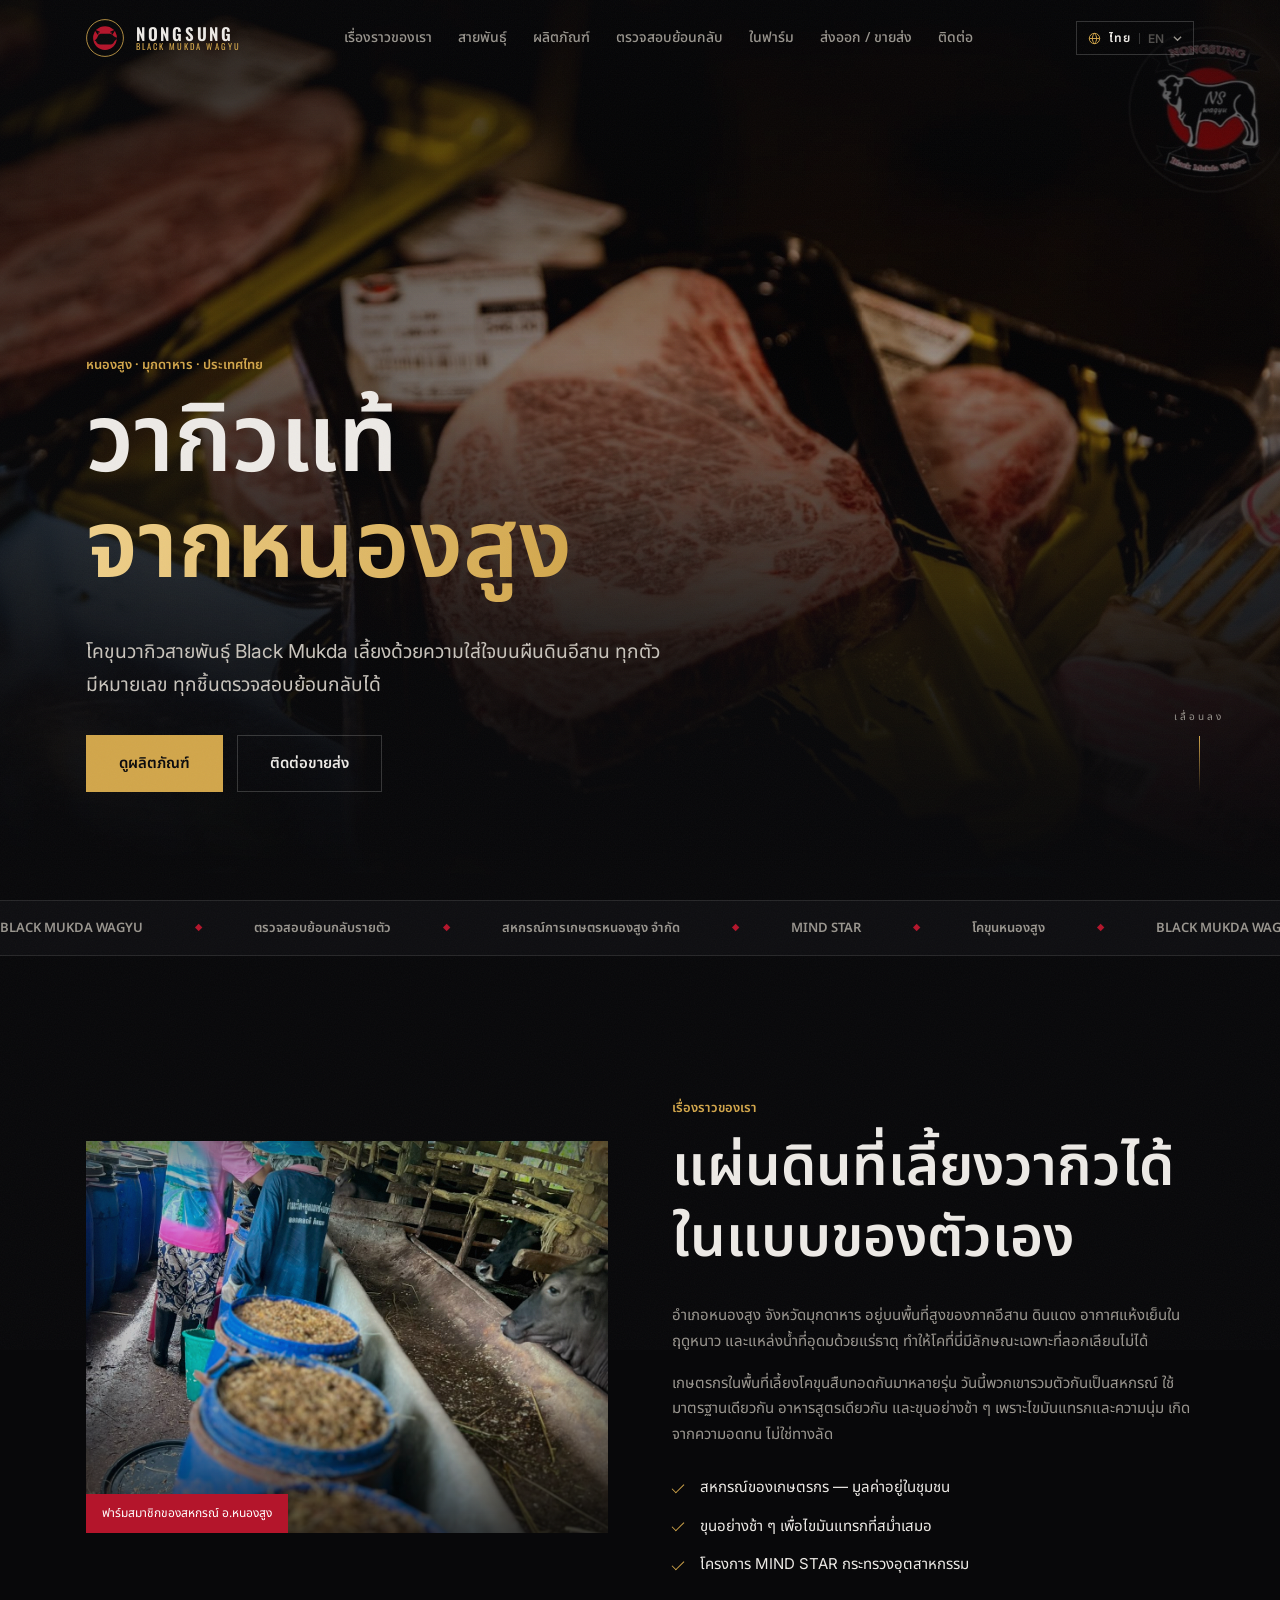
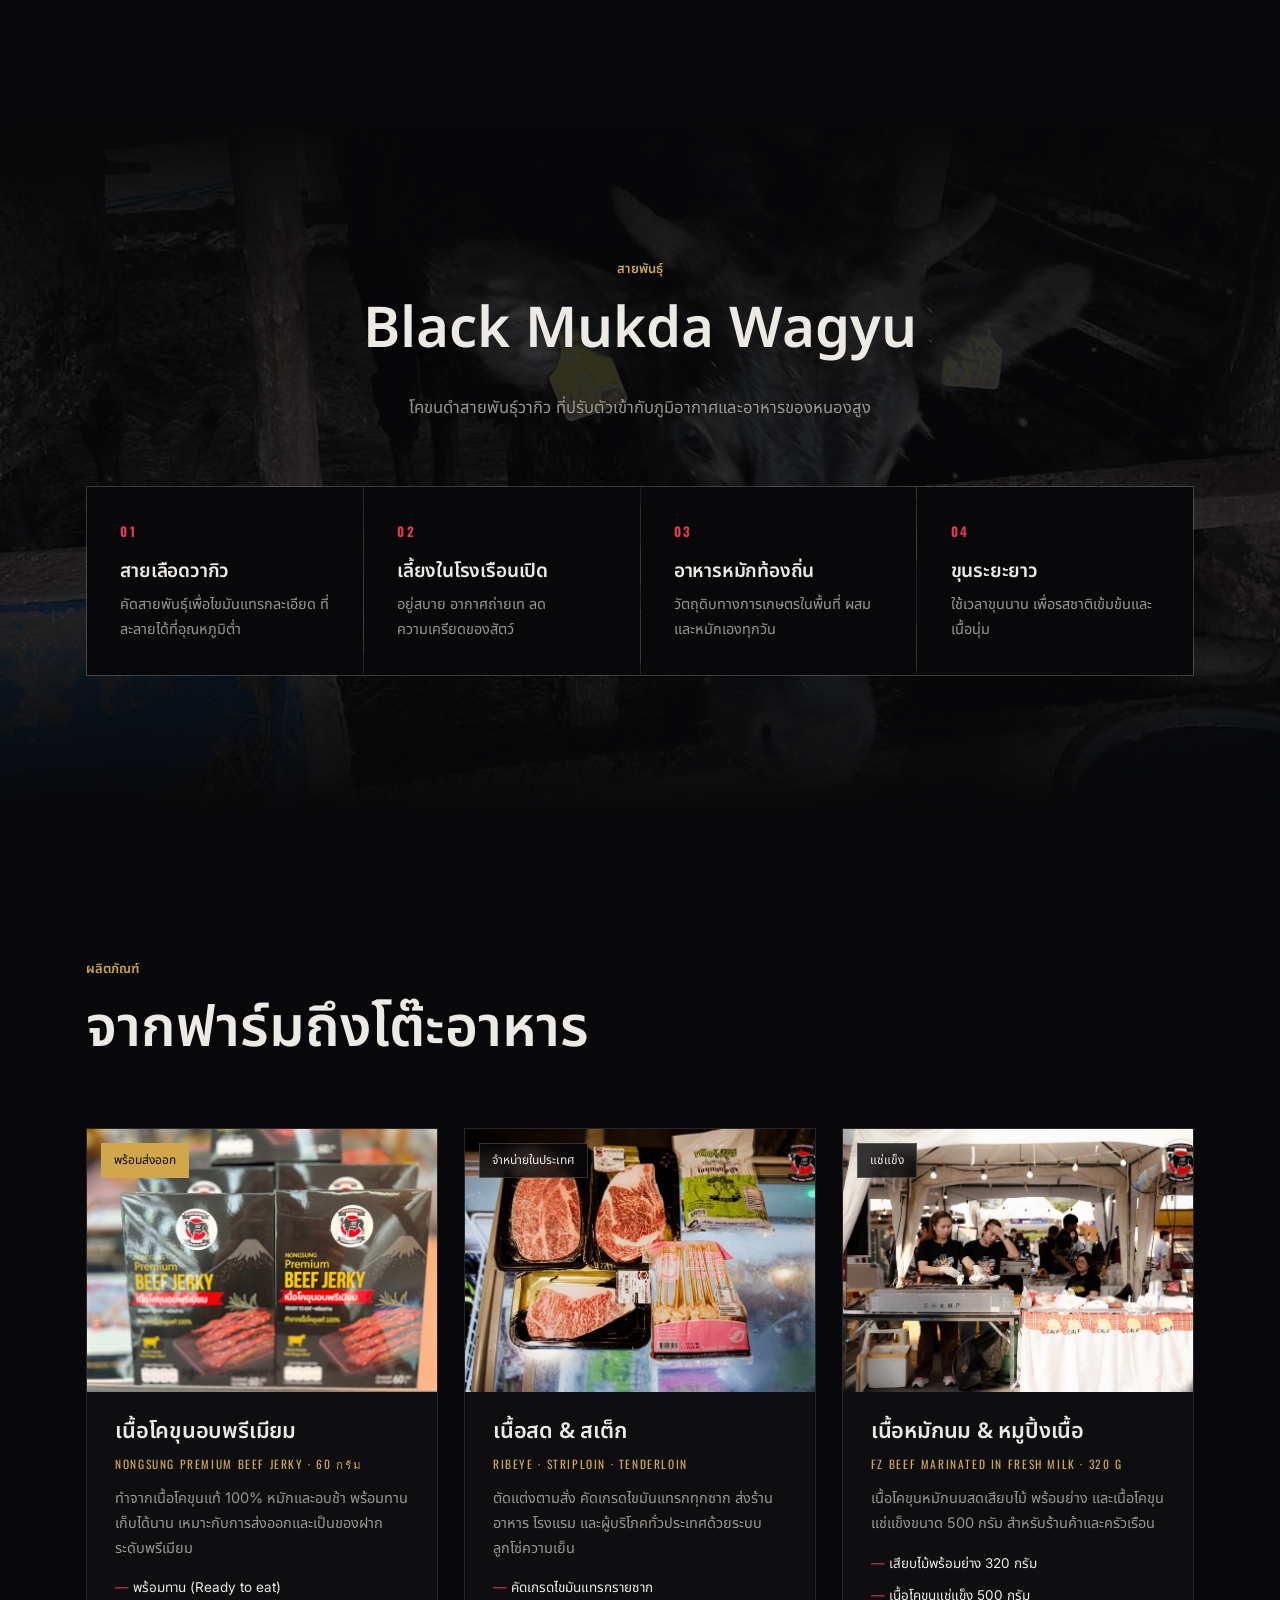
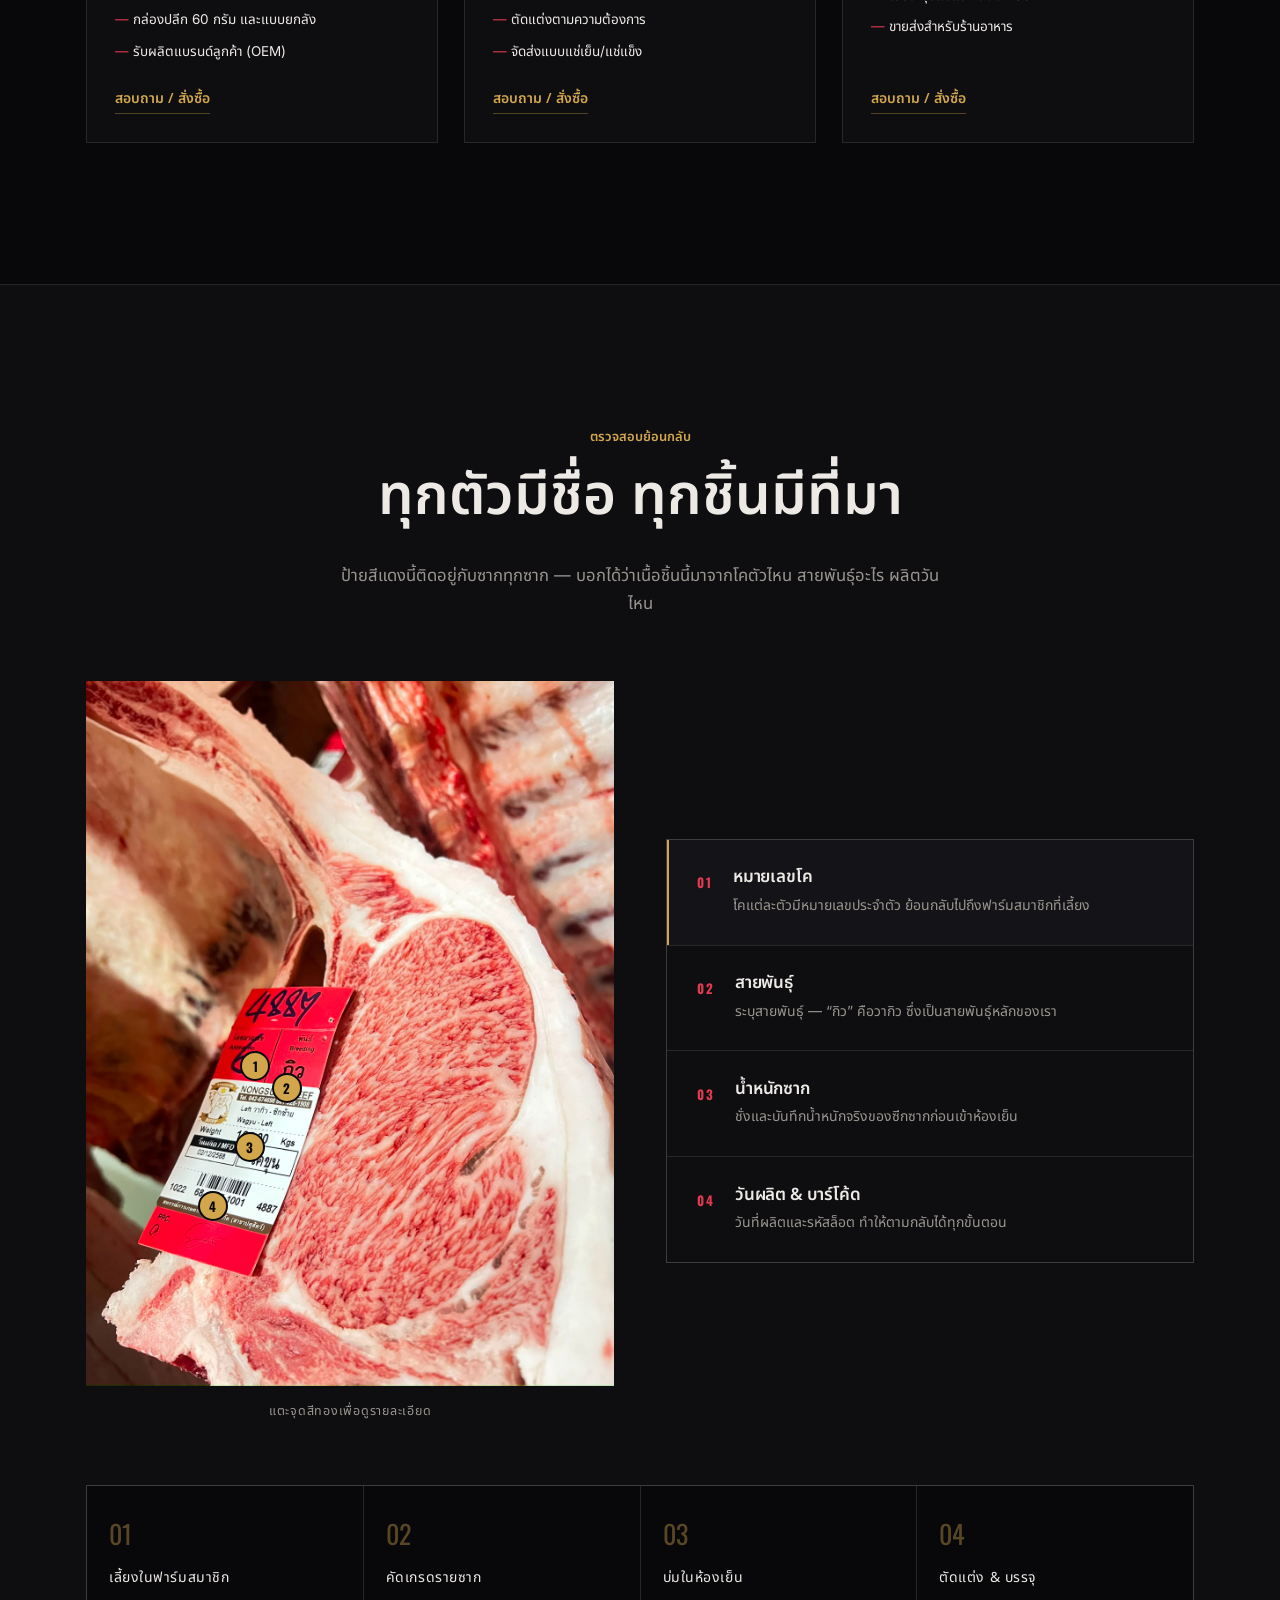
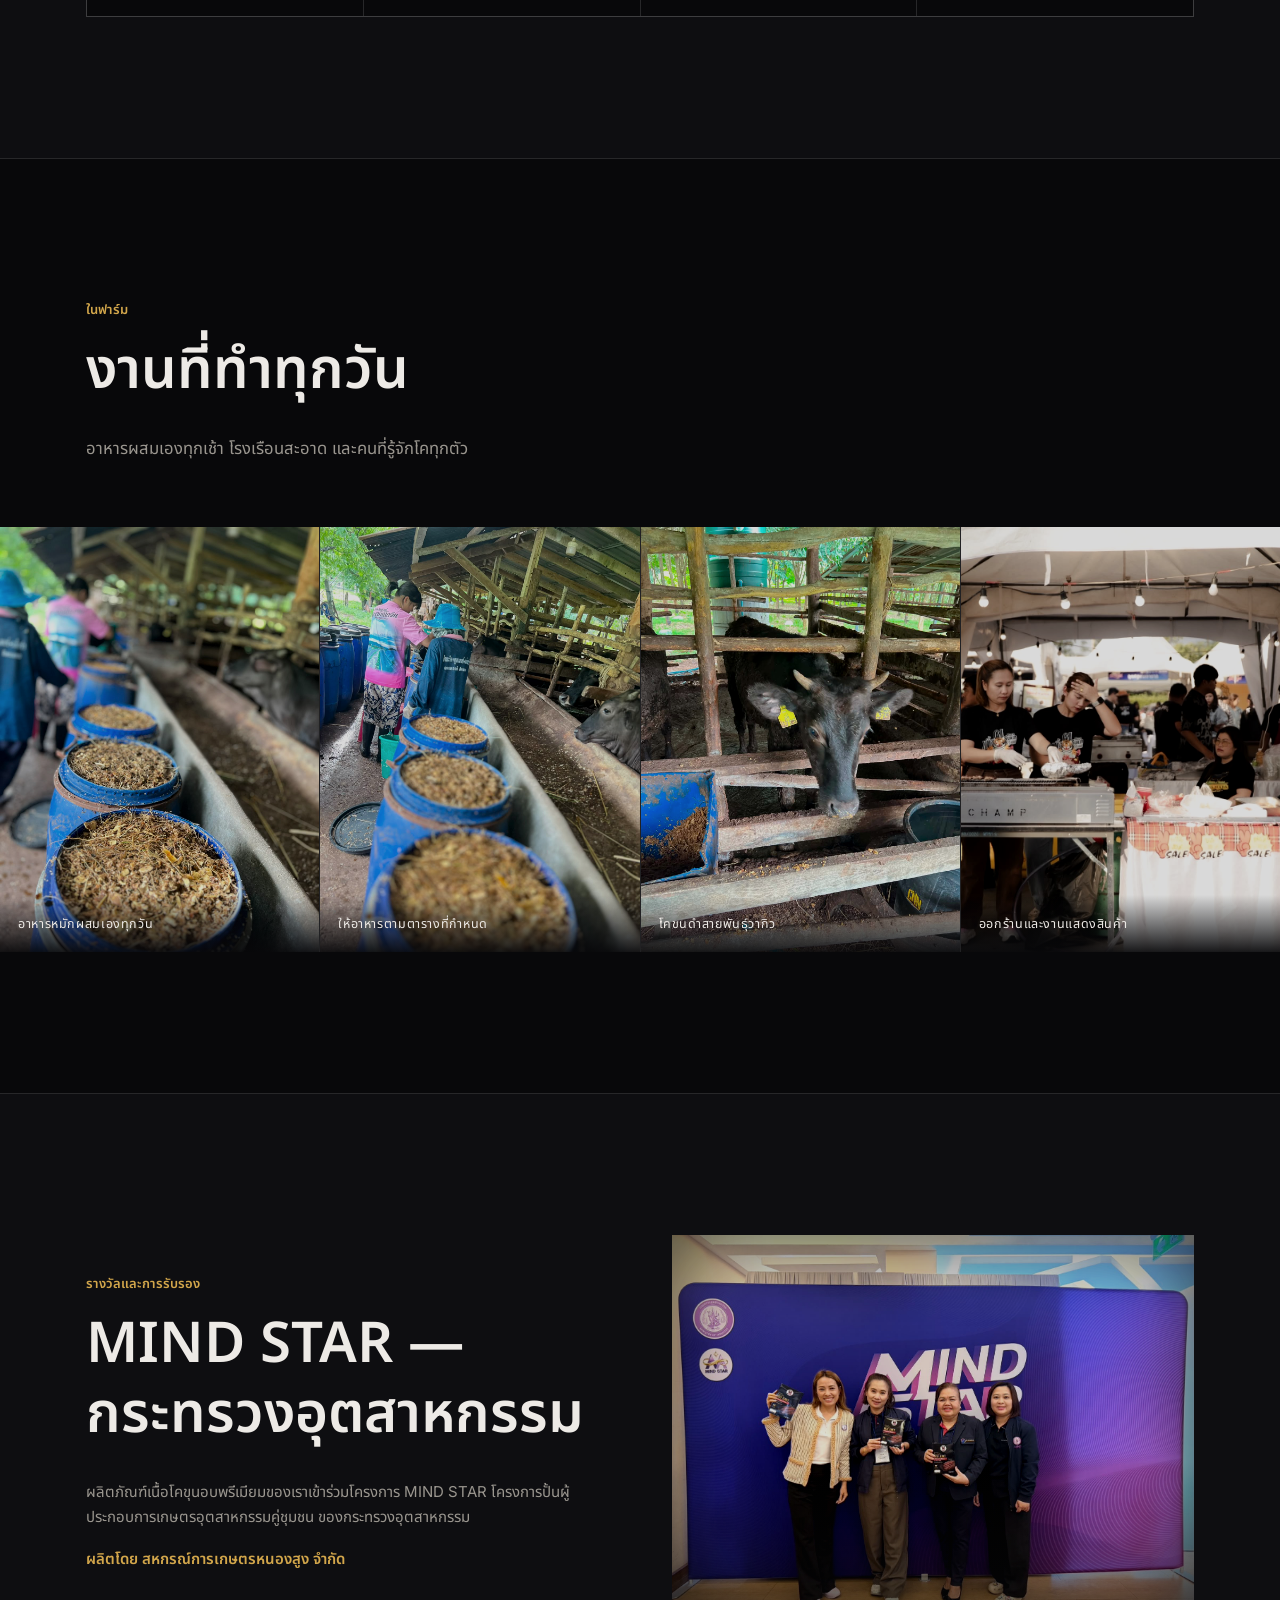
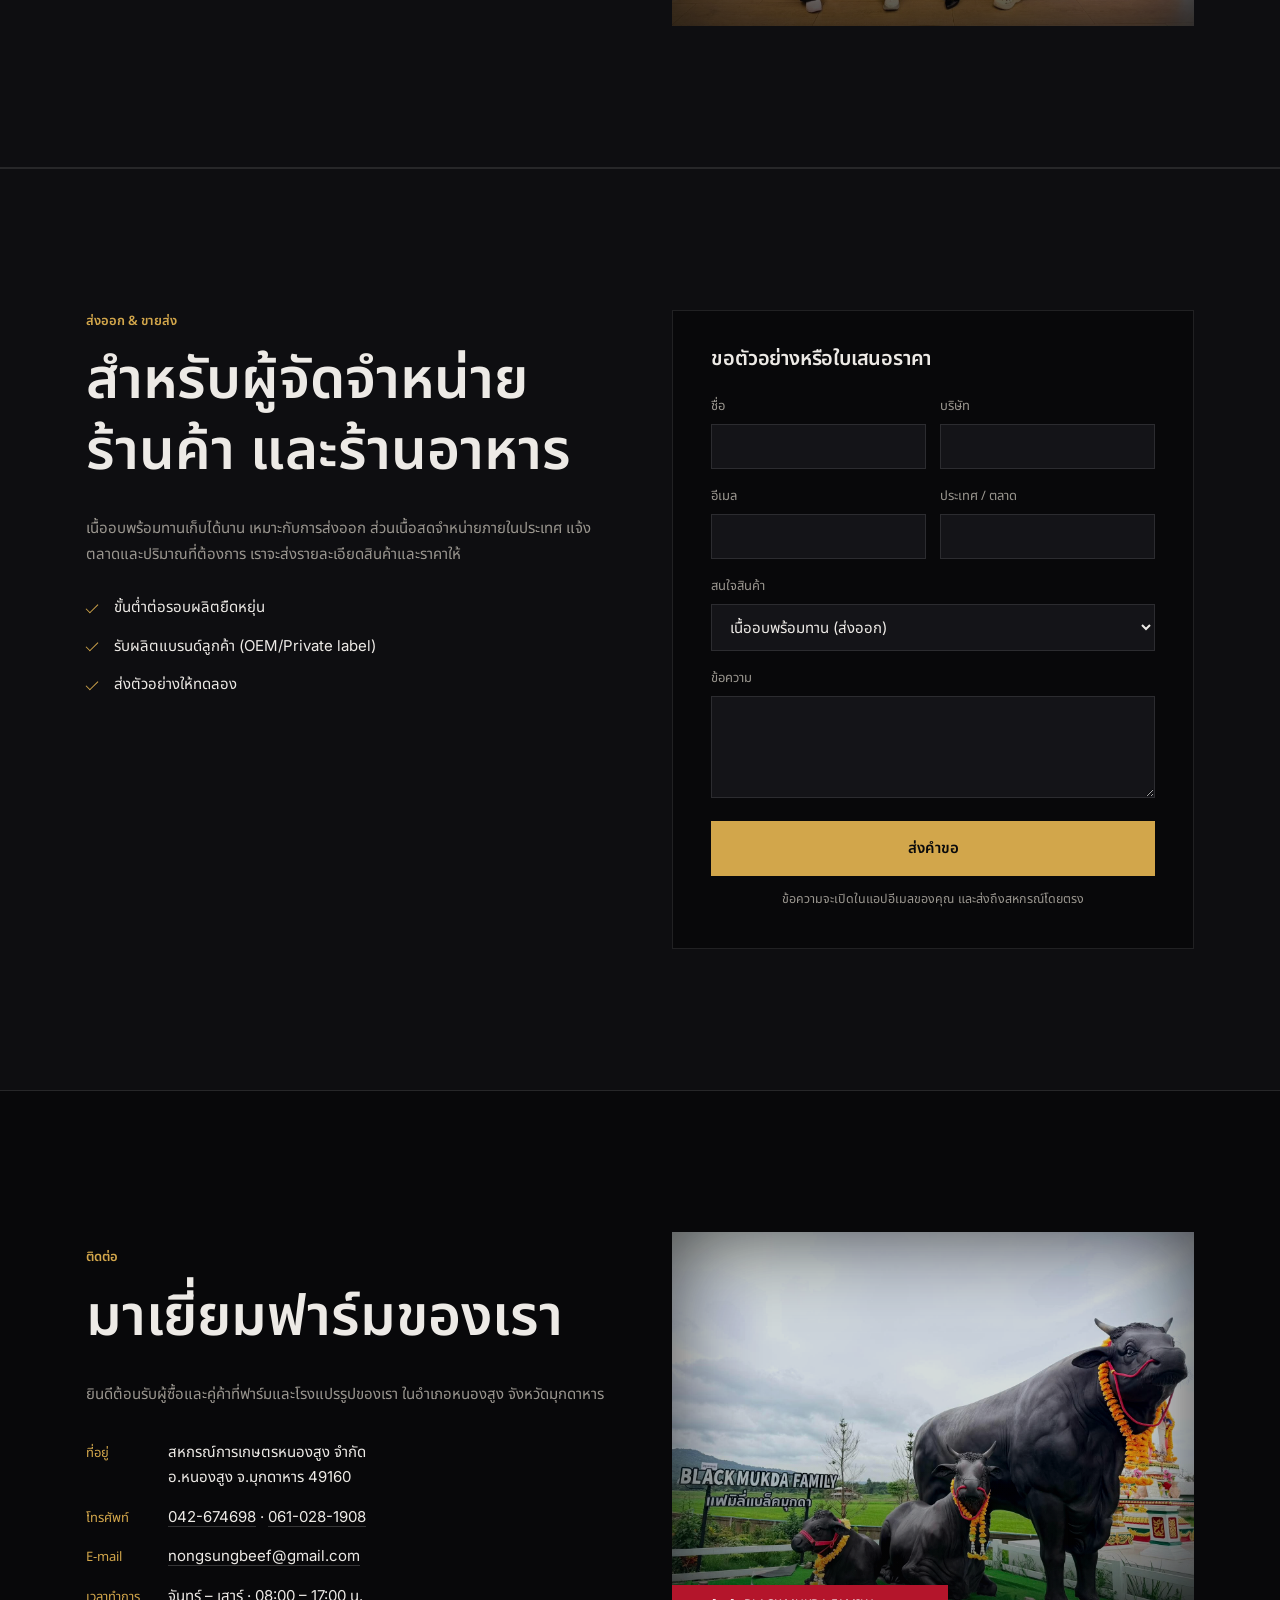
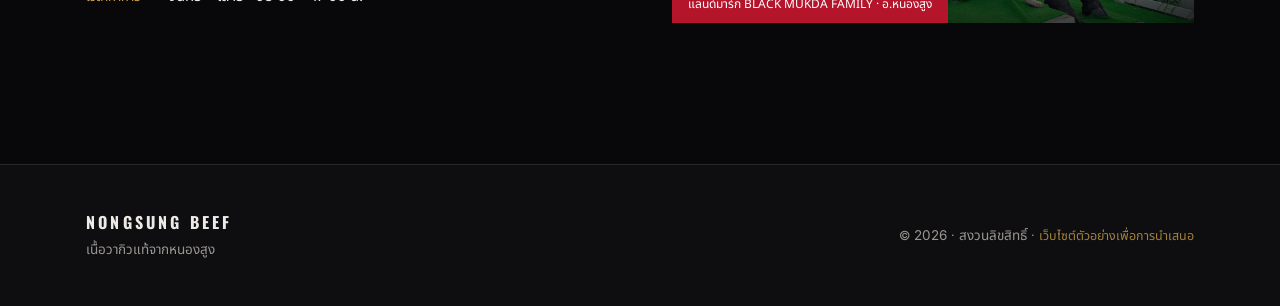
<file: index.html>
<!DOCTYPE html>
<html lang="th">
<head>
<meta charset="utf-8">
<meta name="viewport" content="width=device-width, initial-scale=1">
<link rel="canonical" href="https://nongsung.healthguardai.app/">
<meta property="og:url" content="https://nongsung.healthguardai.app/">
<title>NONGSUNG BEEF — เนื้อวากิวหนองสูง | Black Mukda Wagyu</title>
<meta name="description" content="โคขุนวากิว Black Mukda จากอำเภอหนองสูง จังหวัดมุกดาหาร ตรวจสอบย้อนกลับได้ทุกตัว">
<meta name="theme-color" content="#08080A">

<meta property="og:type" content="website">
<meta property="og:title" content="NONGSUNG BEEF — Black Mukda Wagyu">
<meta property="og:description" content="Real wagyu, grown in Nong Sung, Mukdahan, Thailand. Traceable by animal.">
<meta property="og:image" content="assets/img/hero.jpg">

<link rel="preconnect" href="https://fonts.googleapis.com">
<link rel="preconnect" href="https://fonts.gstatic.com" crossorigin>
<link href="https://fonts.googleapis.com/css2?family=Oswald:wght@400;500;600;700&family=Inter:wght@400;500;600&family=Noto+Sans+Thai:wght@400;500;600;700&family=Noto+Sans+SC:wght@400;500;700&family=Noto+Sans+Lao:wght@400;500;600;700&display=swap" rel="stylesheet">
<script>document.documentElement.className += " js";</script>
<link rel="stylesheet" href="assets/css/style.css?v=5">
<link rel="icon" href="data:image/svg+xml,<svg xmlns='http://www.w3.org/2000/svg' viewBox='0 0 100 100'><rect width='100' height='100' fill='%230A0A0C'/><circle cx='50' cy='50' r='30' fill='%23B4152B'/><text x='50' y='63' font-size='34' font-family='Arial' font-weight='bold' fill='%23fff' text-anchor='middle'>NS</text></svg>">
</head>
<body>

<div class="grain" aria-hidden="true"></div>

<!-- ══════════ NAV ══════════ -->
<header class="nav" id="nav">
  <div class="wrap nav__inner">

    <a class="brand" href="#top">
      <span class="brand__seal">
        <svg viewBox="0 0 64 64" aria-hidden="true">
          <circle cx="32" cy="32" r="31" fill="none" stroke="currentColor" stroke-width="1.4"/>
          <circle cx="32" cy="32" r="20" fill="#B4152B"/>
          <path d="M14 36c3-1 5-4 6-7 1-3 4-4 7-4h11c3 0 6 1 8 3 2 2 4 3 6 3v3c-2 1-4 3-5 5-1 3-4 4-7 4H24c-3 0-6-2-7-5-1-2-2-2-3-2z" fill="#0A0A0C"/>
          <path d="M20 25l-3-5 5 2M44 25l3-5-5 2" stroke="#0A0A0C" stroke-width="2.4" fill="none" stroke-linecap="round"/>
        </svg>
      </span>
      <span class="brand__txt">
        <b>NONGSUNG</b>
        <i>BLACK MUKDA WAGYU</i>
      </span>
    </a>

    <nav class="nav__links" id="navLinks">
      <a href="#story"    data-i18n="nav.story">เรื่องราวของเรา</a>
      <a href="#breed"    data-i18n="nav.breed">สายพันธุ์</a>
      <a href="#products" data-i18n="nav.products">ผลิตภัณฑ์</a>
      <a href="#trace"    data-i18n="nav.trace">ตรวจสอบย้อนกลับ</a>
      <a href="#farm"     data-i18n="nav.farm">ในฟาร์ม</a>
      <a href="#export"   data-i18n="nav.export">ส่งออก / ขายส่ง</a>
      <a href="#contact"  data-i18n="nav.contact">ติดต่อ</a>
    </nav>

    <div class="nav__tools">
      <div class="lang" id="lang" role="group" aria-label="Language"></div>
      <button class="burger" id="burger" aria-label="Menu" aria-expanded="false"><span></span></button>
    </div>
  </div>
</header>

<main id="top">

<!-- ══════════ HERO ══════════ -->
<section class="hero">
  <img class="hero__img" id="heroImg" src="assets/img/hero.jpg" alt="">
  <div class="hero__veil"></div>

  <div class="wrap hero__inner">
    <p class="eyebrow reveal" data-i18n="hero.eyebrow">หนองสูง · มุกดาหาร · ประเทศไทย</p>
    <h1 class="hero__title">
      <span class="reveal" style="--d:.05s" data-i18n="hero.title1">วากิวแท้</span>
      <span class="reveal accent" style="--d:.15s" data-i18n="hero.title2">จากหนองสูง</span>
    </h1>
    <p class="hero__lead reveal" style="--d:.25s" data-i18n="hero.lead">โคขุนวากิวสายพันธุ์ Black Mukda เลี้ยงด้วยความใส่ใจบนผืนดินอีสาน</p>
    <div class="hero__cta reveal" style="--d:.35s">
      <a class="btn btn--gold" href="#products" data-i18n="hero.cta1">ดูผลิตภัณฑ์</a>
      <a class="btn btn--ghost" href="#export" data-i18n="hero.cta2">ติดต่อขายส่ง</a>
    </div>
  </div>

  <div class="hero__scroll"><span data-i18n="hero.scroll">เลื่อนลง</span><i></i></div>
</section>

<!-- ══════════ MARQUEE ══════════ -->
<div class="marquee" aria-hidden="true">
  <div class="marquee__track" id="marqTrack"></div>
</div>

<!-- ══════════ STORY ══════════ -->
<section class="sec" id="story">
  <div class="wrap split">
    <div class="split__media reveal">
      <img src="assets/img/feeding.jpg" alt="Cooperative members feeding the herd">
      <span class="cap" data-i18n="story.cap">BLACK MUKDA FAMILY</span>
    </div>
    <div class="split__body">
      <p class="eyebrow reveal" data-i18n="story.eyebrow">เรื่องราวของเรา</p>
      <h2 class="reveal" data-i18n="story.title">แผ่นดินที่เลี้ยงวากิวได้ในแบบของตัวเอง</h2>
      <p class="reveal" data-i18n="story.p1"></p>
      <p class="reveal" data-i18n="story.p2"></p>
      <ul class="ticks reveal">
        <li data-i18n="story.t1"></li>
        <li data-i18n="story.t2"></li>
        <li data-i18n="story.t3"></li>
      </ul>
    </div>
  </div>
</section>

<!-- ══════════ BREED ══════════ -->
<section class="sec sec--breed" id="breed">
  <img class="sec__bg" src="assets/img/cattle.jpg" alt="">
  <div class="wrap">
    <header class="head head--center">
      <p class="eyebrow reveal" data-i18n="breed.eyebrow">สายพันธุ์</p>
      <h2 class="reveal" data-i18n="breed.title">Black Mukda Wagyu</h2>
      <p class="head__lead reveal" data-i18n="breed.lead"></p>
    </header>
    <div class="quad">
      <article class="quad__i reveal" style="--d:.05s"><b>01</b><h3 data-i18n="breed.1.t"></h3><p data-i18n="breed.1.p"></p></article>
      <article class="quad__i reveal" style="--d:.12s"><b>02</b><h3 data-i18n="breed.2.t"></h3><p data-i18n="breed.2.p"></p></article>
      <article class="quad__i reveal" style="--d:.19s"><b>03</b><h3 data-i18n="breed.3.t"></h3><p data-i18n="breed.3.p"></p></article>
      <article class="quad__i reveal" style="--d:.26s"><b>04</b><h3 data-i18n="breed.4.t"></h3><p data-i18n="breed.4.p"></p></article>
    </div>
  </div>
</section>

<!-- ══════════ PRODUCTS ══════════ -->
<section class="sec" id="products">
  <div class="wrap">
    <header class="head">
      <p class="eyebrow reveal" data-i18n="prod.eyebrow">ผลิตภัณฑ์</p>
      <h2 class="reveal" data-i18n="prod.title">จากฟาร์มถึงโต๊ะอาหาร</h2>
    </header>

    <div class="cards">

      <article class="card reveal">
        <div class="card__media">
          <img src="assets/img/jerky.jpg" alt="NONGSUNG Premium Beef Jerky">
          <span class="tag tag--gold" data-i18n="prod.tagExport">พร้อมส่งออก</span>
        </div>
        <div class="card__body">
          <h3 data-i18n="prod.jerky.title"></h3>
          <p class="card__sub" data-i18n="prod.jerky.sub"></p>
          <p data-i18n="prod.jerky.p"></p>
          <ul class="specs">
            <li data-i18n="prod.jerky.s1"></li>
            <li data-i18n="prod.jerky.s2"></li>
            <li data-i18n="prod.jerky.s3"></li>
          </ul>
          <a class="link" href="#export" data-i18n="prod.cta"></a>
        </div>
      </article>

      <article class="card reveal" style="--d:.1s">
        <div class="card__media">
          <img src="assets/img/case.jpg" alt="Fresh wagyu steaks">
          <span class="tag" data-i18n="prod.tagLocal">จำหน่ายในประเทศ</span>
        </div>
        <div class="card__body">
          <h3 data-i18n="prod.fresh.title"></h3>
          <p class="card__sub" data-i18n="prod.fresh.sub"></p>
          <p data-i18n="prod.fresh.p"></p>
          <ul class="specs">
            <li data-i18n="prod.fresh.s1"></li>
            <li data-i18n="prod.fresh.s2"></li>
            <li data-i18n="prod.fresh.s3"></li>
          </ul>
          <a class="link" href="#contact" data-i18n="prod.cta"></a>
        </div>
      </article>

      <article class="card reveal" style="--d:.2s">
        <div class="card__media">
          <img src="assets/img/market.jpg" alt="Beef skewers and frozen packs">
          <span class="tag" data-i18n="prod.tagFrozen">แช่แข็ง</span>
        </div>
        <div class="card__body">
          <h3 data-i18n="prod.other.title"></h3>
          <p class="card__sub" data-i18n="prod.other.sub"></p>
          <p data-i18n="prod.other.p"></p>
          <ul class="specs">
            <li data-i18n="prod.other.s1"></li>
            <li data-i18n="prod.other.s2"></li>
            <li data-i18n="prod.other.s3"></li>
          </ul>
          <a class="link" href="#contact" data-i18n="prod.cta"></a>
        </div>
      </article>

    </div>
  </div>
</section>

<!-- ══════════ TRACEABILITY ══════════ -->
<section class="sec sec--dark" id="trace">
  <div class="wrap">
    <header class="head head--center">
      <p class="eyebrow reveal" data-i18n="trace.eyebrow">ตรวจสอบย้อนกลับ</p>
      <h2 class="reveal" data-i18n="trace.title"></h2>
      <p class="head__lead reveal" data-i18n="trace.lead"></p>
    </header>

    <div class="trace">
      <figure class="trace__fig reveal">
        <img src="assets/img/trace.jpg" alt="Carcass tag showing animal number, breed and weight">
        <!-- hotspots positioned in % over the tag -->
        <button class="hot" style="--x:32%; --y:52%" data-hot="1" aria-label="1"><i>1</i></button>
        <button class="hot" style="--x:38%; --y:55%" data-hot="2" aria-label="2"><i>2</i></button>
        <button class="hot" style="--x:31%; --y:63%" data-hot="3" aria-label="3"><i>3</i></button>
        <button class="hot" style="--x:24%; --y:71%" data-hot="4" aria-label="4"><i>4</i></button>
        <figcaption data-i18n="trace.hint"></figcaption>
      </figure>

      <div class="trace__list">
        <div class="trace__i is-open" data-panel="1"><b>01</b><div><h3 data-i18n="trace.h1.t"></h3><p data-i18n="trace.h1.p"></p></div></div>
        <div class="trace__i" data-panel="2"><b>02</b><div><h3 data-i18n="trace.h2.t"></h3><p data-i18n="trace.h2.p"></p></div></div>
        <div class="trace__i" data-panel="3"><b>03</b><div><h3 data-i18n="trace.h3.t"></h3><p data-i18n="trace.h3.p"></p></div></div>
        <div class="trace__i" data-panel="4"><b>04</b><div><h3 data-i18n="trace.h4.t"></h3><p data-i18n="trace.h4.p"></p></div></div>
      </div>
    </div>

    <ol class="steps reveal">
      <li><span>01</span><p data-i18n="trace.step1"></p></li>
      <li><span>02</span><p data-i18n="trace.step2"></p></li>
      <li><span>03</span><p data-i18n="trace.step3"></p></li>
      <li><span>04</span><p data-i18n="trace.step4"></p></li>
    </ol>
  </div>
</section>

<!-- ══════════ ON THE FARM ══════════ -->
<section class="sec" id="farm">
  <div class="wrap">
    <header class="head">
      <p class="eyebrow reveal" data-i18n="farm.eyebrow">ในฟาร์ม</p>
      <h2 class="reveal" data-i18n="farm.title"></h2>
      <p class="head__lead reveal" data-i18n="farm.lead"></p>
    </header>
  </div>

  <div class="gal">
    <figure class="reveal"><img src="assets/img/feed.jpg" alt=""><figcaption data-i18n="farm.c1"></figcaption></figure>
    <figure class="reveal" style="--d:.08s"><img src="assets/img/feeding.jpg" alt=""><figcaption data-i18n="farm.c2"></figcaption></figure>
    <figure class="reveal" style="--d:.16s"><img src="assets/img/cattle.jpg" alt=""><figcaption data-i18n="farm.c3"></figcaption></figure>
    <figure class="reveal" style="--d:.24s"><img src="assets/img/market.jpg" alt=""><figcaption data-i18n="farm.c4"></figcaption></figure>
  </div>
</section>

<!-- ══════════ AWARD ══════════ -->
<section class="sec sec--award">
  <div class="wrap split split--rev">
    <div class="split__media reveal">
      <img src="assets/img/award.jpg" alt="MIND STAR programme, Ministry of Industry">
    </div>
    <div class="split__body">
      <p class="eyebrow reveal" data-i18n="award.eyebrow">รางวัลและการรับรอง</p>
      <h2 class="reveal" data-i18n="award.title"></h2>
      <p class="reveal" data-i18n="award.p"></p>
      <p class="org reveal" data-i18n="award.org"></p>
    </div>
  </div>
</section>

<!-- ══════════ EXPORT / B2B ══════════ -->
<section class="sec sec--dark" id="export">
  <div class="wrap split split--form">
    <div class="split__body">
      <p class="eyebrow reveal" data-i18n="exp.eyebrow">ส่งออก & ขายส่ง</p>
      <h2 class="reveal" data-i18n="exp.title"></h2>
      <p class="reveal" data-i18n="exp.p"></p>
      <ul class="ticks reveal">
        <li data-i18n="exp.b1"></li>
        <li data-i18n="exp.b2"></li>
        <li data-i18n="exp.b3"></li>
      </ul>
    </div>

    <form class="form reveal" id="b2bForm" novalidate>
      <h3 data-i18n="form.title"></h3>
      <div class="form__row">
        <label><span data-i18n="form.name"></span><input type="text" name="name" required></label>
        <label><span data-i18n="form.company"></span><input type="text" name="company"></label>
      </div>
      <div class="form__row">
        <label><span data-i18n="form.email"></span><input type="email" name="email" required></label>
        <label><span data-i18n="form.country"></span><input type="text" name="country"></label>
      </div>
      <label><span data-i18n="form.interest"></span>
        <select name="interest">
          <option value="jerky" data-i18n="form.i1"></option>
          <option value="fresh" data-i18n="form.i2"></option>
          <option value="both"  data-i18n="form.i3"></option>
        </select>
      </label>
      <label><span data-i18n="form.msg"></span><textarea name="message" rows="4"></textarea></label>
      <button class="btn btn--gold btn--block" type="submit" data-i18n="form.send"></button>
      <p class="form__note" data-i18n="form.note"></p>
    </form>
  </div>
</section>

<!-- ══════════ CONTACT ══════════ -->
<section class="sec" id="contact">
  <div class="wrap split">
    <div class="split__body">
      <p class="eyebrow reveal" data-i18n="con.eyebrow">ติดต่อ</p>
      <h2 class="reveal" data-i18n="con.title"></h2>
      <p class="reveal" data-i18n="con.p"></p>

      <dl class="contact reveal">
        <dt data-i18n="con.addr"></dt>
        <dd data-i18n-html="con.addrV"></dd>
        <dt data-i18n="con.phone"></dt>
        <dd>
          <a href="tel:+6642674698">042-674698</a> ·
          <a href="tel:+66610281908">061-028-1908</a>
        </dd>
        <dt>E-mail</dt>
        <dd><a href="mailto:nongsungbeef@gmail.com">nongsungbeef@gmail.com</a></dd>
        <dt data-i18n="con.hours"></dt>
        <dd data-i18n="con.hoursV"></dd>
      </dl>
    </div>

    <div class="split__media reveal">
      <img src="assets/img/landmark.jpg" alt="Black Mukda Family landmark, Nong Sung">
      <span class="cap" data-i18n="con.mapNote"></span>
    </div>
  </div>
</section>

</main>

<footer class="foot">
  <div class="wrap foot__inner">
    <div>
      <b>NONGSUNG BEEF</b>
      <span data-i18n="foot.tag"></span>
    </div>
    <p>© <span id="yr">2026</span> · <span data-i18n="foot.rights"></span> · <em data-i18n="foot.demo"></em></p>
  </div>
</footer>

<script src="assets/js/i18n.js?v=4"></script>
<script src="assets/js/app.js?v=4"></script>
</body>
</html>
</file>
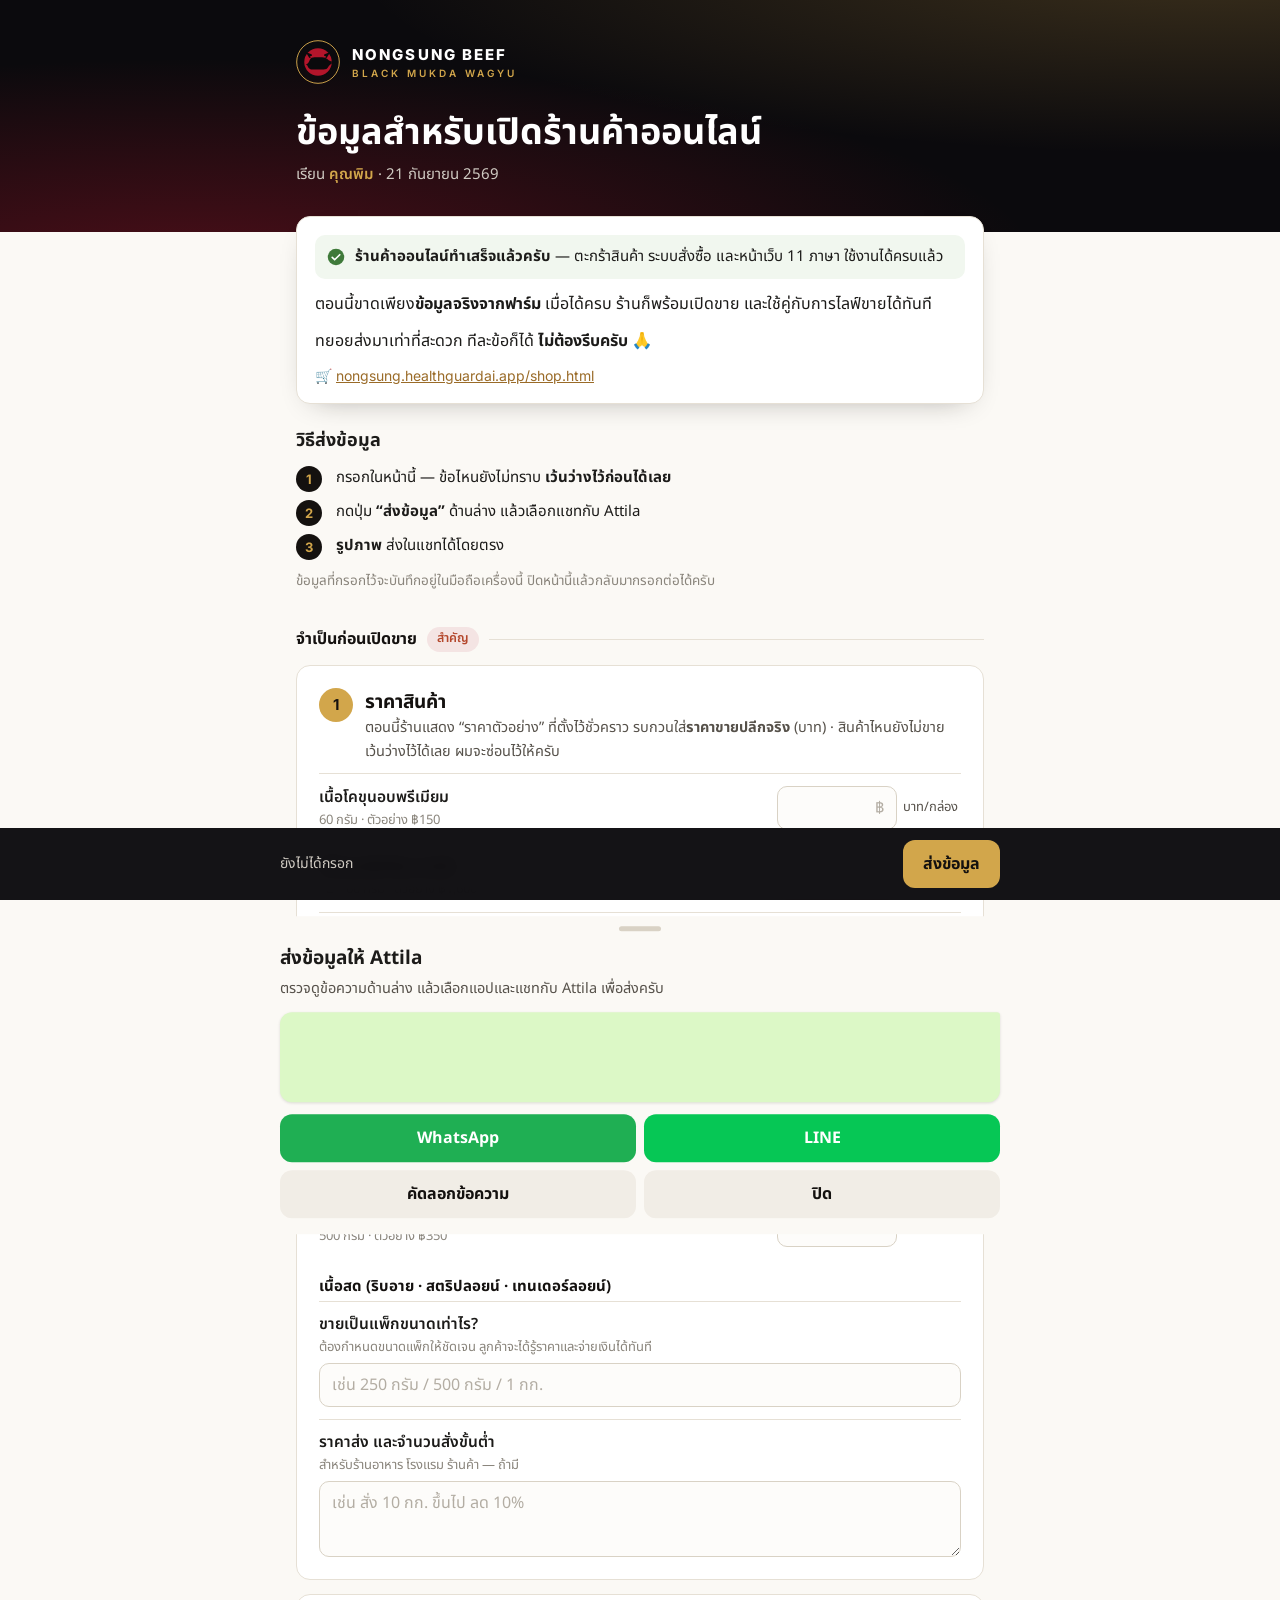
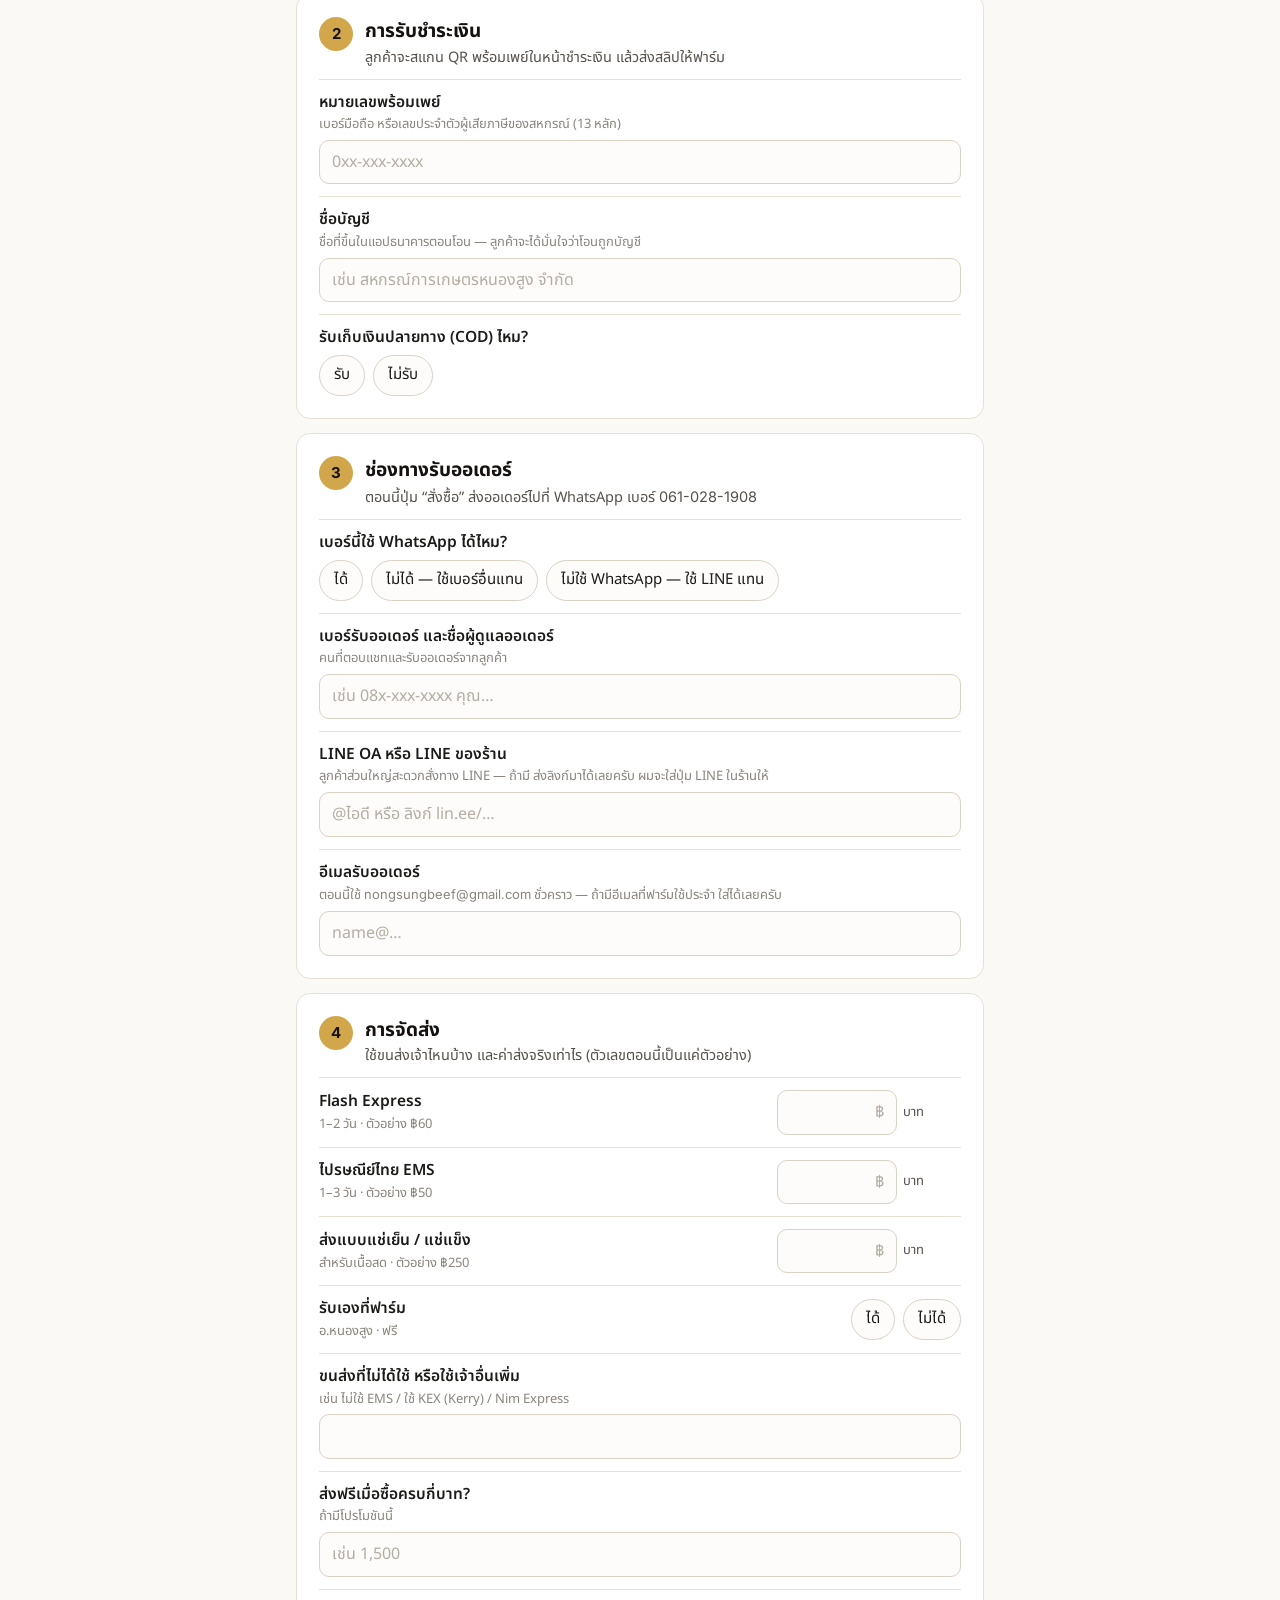
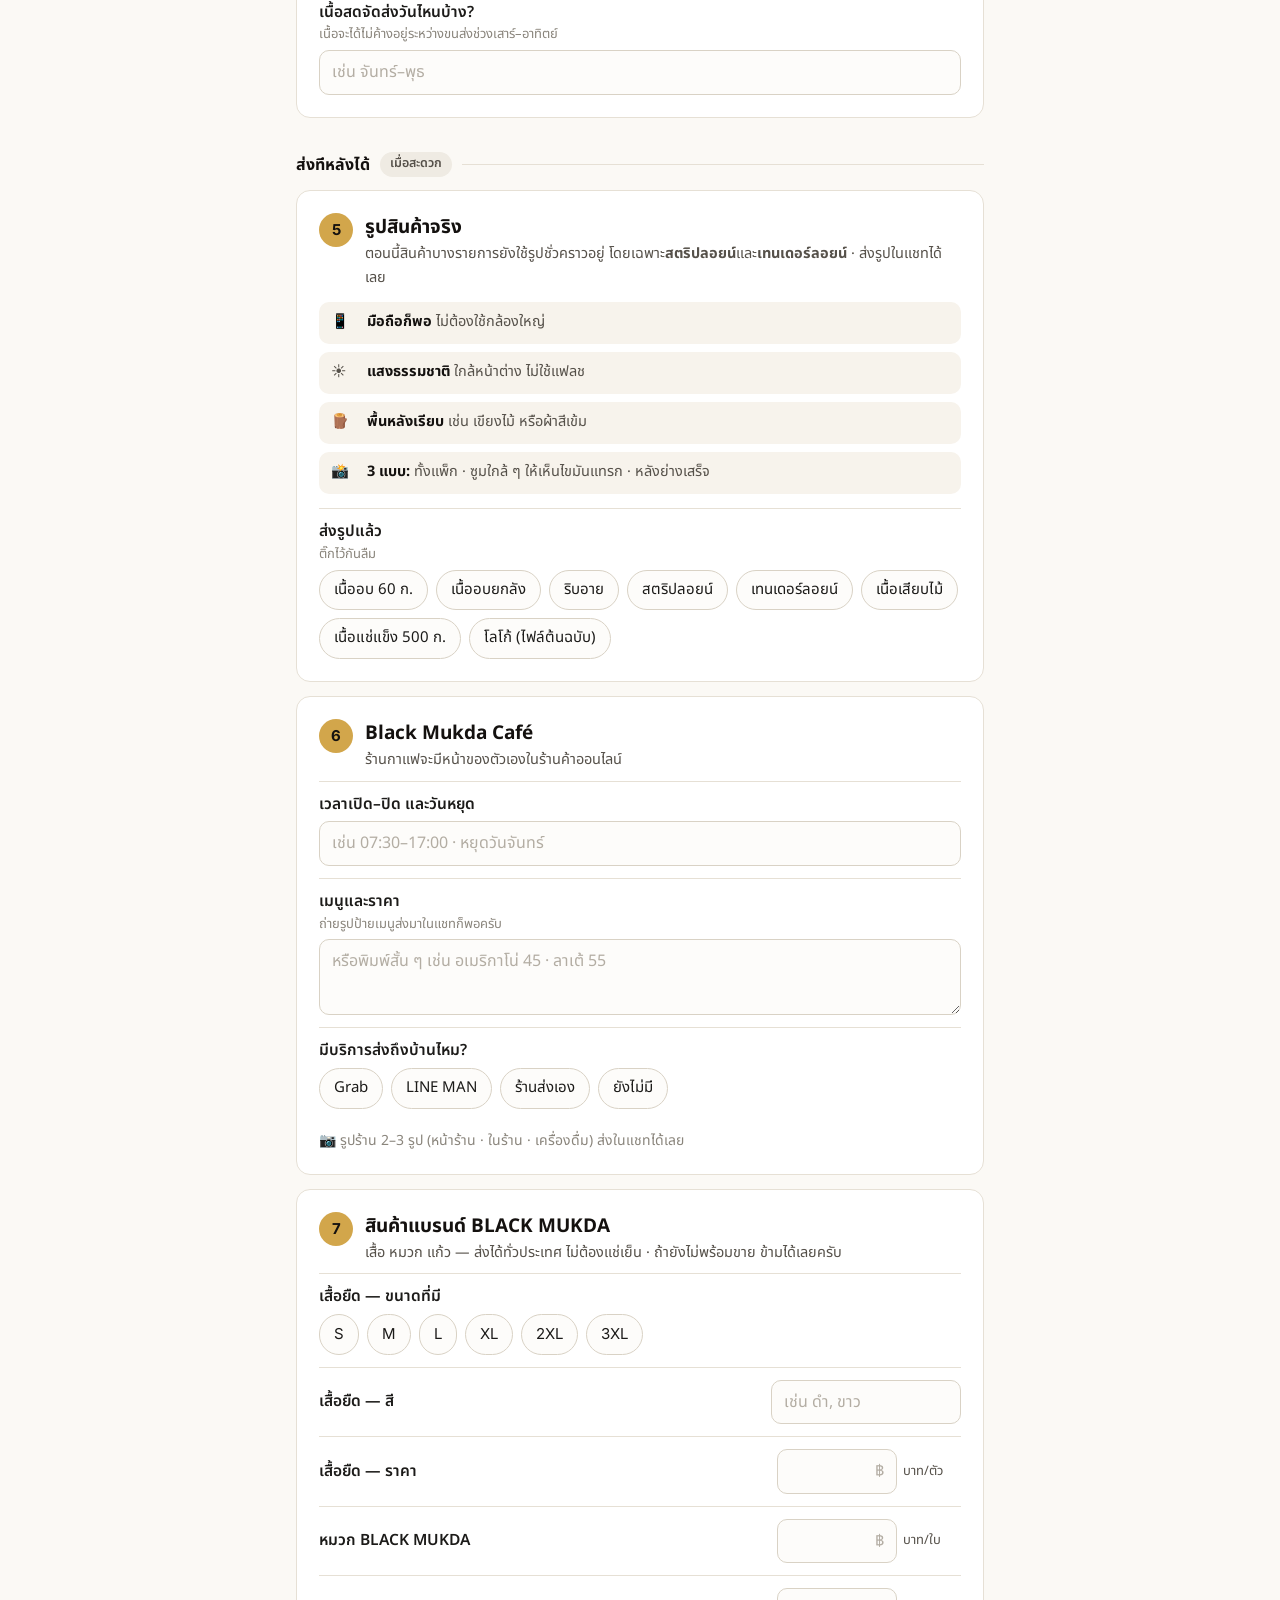
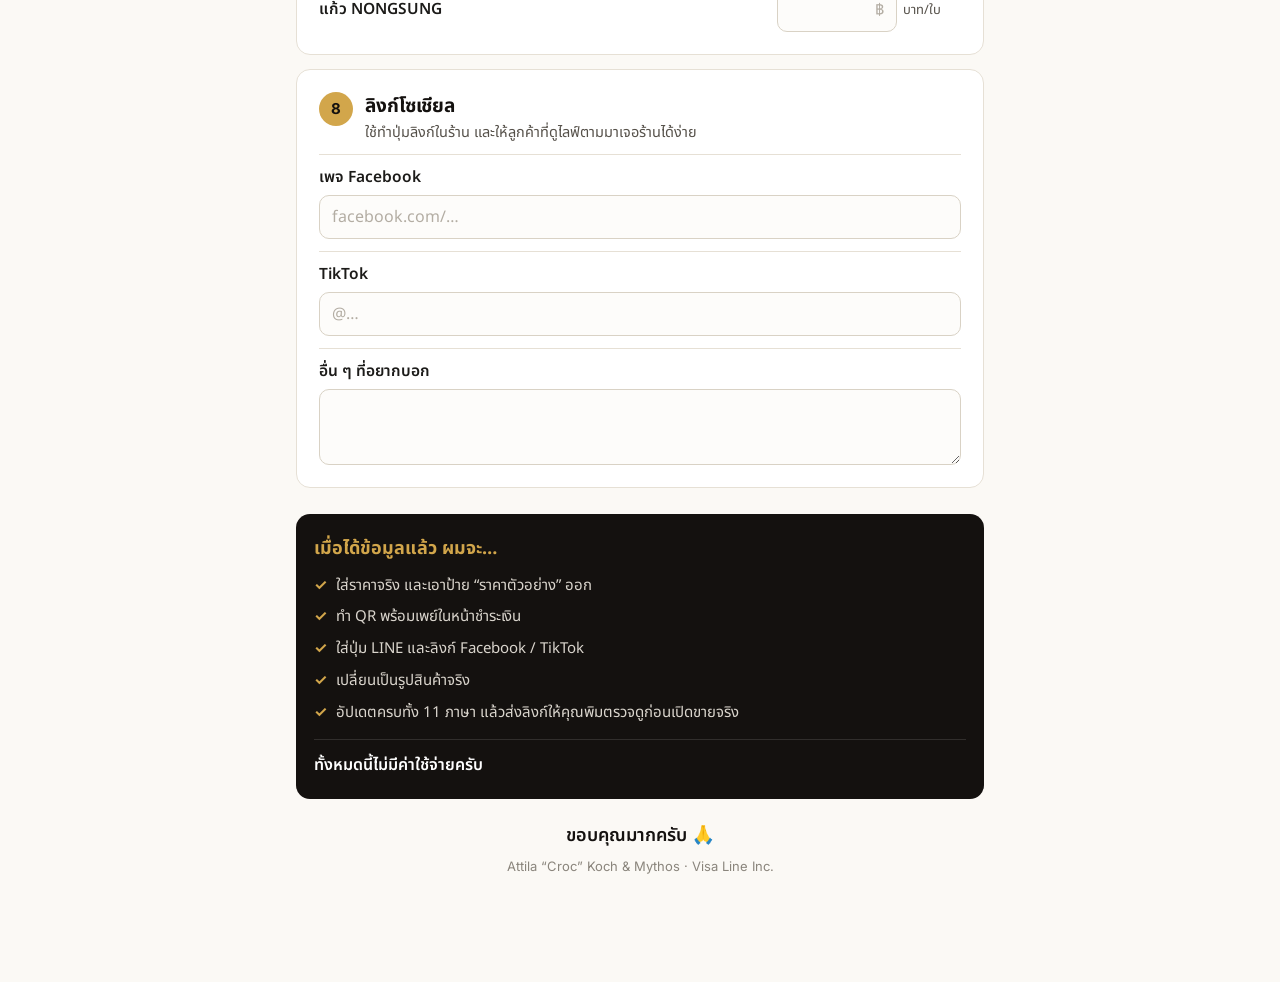
<file: setup.html>
<!DOCTYPE html>
<html lang="th">
<head>
<meta charset="utf-8">
<meta name="viewport" content="width=device-width, initial-scale=1, viewport-fit=cover">
<meta name="robots" content="noindex, nofollow">
<meta name="theme-color" content="#0B0A0D">
<title>NONGSUNG BEEF — ข้อมูลสำหรับเปิดร้านค้าออนไลน์</title>
<meta name="description" content="รายการข้อมูลที่ต้องการจากฟาร์ม เพื่อเปิดร้านค้าออนไลน์ NONGSUNG BEEF">
<link rel="preconnect" href="https://fonts.googleapis.com">
<link rel="preconnect" href="https://fonts.gstatic.com" crossorigin>
<link href="https://fonts.googleapis.com/css2?family=Inter:wght@400;500;600;700;800&family=Noto+Sans+Thai:wght@400;500;600;700&display=swap" rel="stylesheet">
<style>
  /* ============================================================
     NONGSUNG BEEF — kérőlista Pimnek (setup.html) · v1
     Egy fájl = a telefonos űrlap ÉS a PDF forrása (@media print).
     Thai szövegen SOHA letter-spacing / uppercase.
     ============================================================ */
  :root {
    --ink: #1C1B19; --ink2: #56514A; --mute: #8A857C;
    --paper: #FBF9F5; --card: #FFFFFF; --line: #E6E0D5;
    --night: #0B0A0D; --dark: #14110F;
    --gold: #D2A64B; --bronze: #9A6B28; --red: #B4152B; --redtxt: #B4472C;
    --ok: #3F7A3A; --okbg: #F1F7EF;
    --radius: 14px;
    --th: "Noto Sans Thai", "Thonburi", "Inter", system-ui, sans-serif;
    --lat: "Inter", "Helvetica Neue", Helvetica, Arial, sans-serif;
  }
  * { box-sizing: border-box; }
  html { -webkit-text-size-adjust: 100%; }
  body {
    margin: 0; background: var(--paper); color: var(--ink);
    font: 16px/1.65 var(--th); letter-spacing: 0;
    padding-bottom: calc(96px + env(safe-area-inset-bottom));
  }
  .lat { font-family: var(--lat); }
  a { color: var(--bronze); }
  .wrap { max-width: 720px; margin: 0 auto; padding: 0 16px; }

  /* ══ FEJLÉC ══ */
  .hero {
    background:
      radial-gradient(ellipse at 15% 115%, rgba(180,21,43,.38), transparent 55%),
      radial-gradient(ellipse at 95% -15%, rgba(210,166,75,.24), transparent 50%),
      var(--night);
    color: #EDEAE6; padding: 28px 0 30px;
  }
  .brandrow { display: flex; align-items: center; gap: 12px; }
  .seal { width: 44px; height: 44px; color: var(--gold); flex: 0 0 auto; }
  .brand { margin: 0; font: 800 15px/1.2 var(--lat); letter-spacing: .14em; color: #fff; }
  .brand small { display: block; font-size: 10px; font-weight: 600; letter-spacing: .3em; color: var(--gold); margin-top: 3px; }
  .hero h1 { font-size: 28px; line-height: 1.3; margin: 26px 0 6px; color: #fff; font-weight: 700; }
  .hero .to { margin: 0; color: #CFCAC2; font-size: 15px; }
  .hero .to b { color: var(--gold); font-weight: 600; }

  /* ══ BEVEZETŐ ══ */
  .intro {
    background: var(--card); border: 1px solid var(--line); border-radius: var(--radius);
    padding: 18px 18px 16px; margin: -16px 0 0; position: relative;
    box-shadow: 0 10px 28px -18px rgba(20,17,15,.45);
  }
  .intro p { margin: 0 0 10px; }
  .intro p:last-child { margin-bottom: 0; }
  .ready {
    display: flex; gap: 10px; align-items: flex-start; background: var(--okbg);
    border-radius: 10px; padding: 10px 12px; margin-bottom: 12px; font-size: 15px;
  }
  .ready svg { flex: 0 0 auto; margin-top: 3px; }
  .shoplink { font-family: var(--lat); font-size: 14px; word-break: break-all; }

  /* hogyan küldd */
  .how { margin: 22px 0 6px; }
  .how h2 { font-size: 18px; margin: 0 0 10px; }
  .how ol { list-style: none; margin: 0; padding: 0; display: grid; gap: 8px; }
  .how li { display: grid; grid-template-columns: 30px 1fr; gap: 10px; align-items: start; font-size: 15px; }
  .how .n {
    width: 26px; height: 26px; border-radius: 50%; background: var(--dark); color: var(--gold);
    font: 700 13px/26px var(--lat); text-align: center;
  }
  .how .save { color: var(--mute); font-size: 13.5px; margin: 10px 0 0; }

  /* nyomtatott QR — csak PDF-ben */
  .printonly { display: none; }

  /* ══ CSOPORT-FEJEK ══ */
  .tier {
    display: flex; align-items: center; gap: 10px; margin: 34px 0 12px;
    font-weight: 700; font-size: 16px; color: var(--dark);
  }
  .tier::after { content: ""; flex: 1; height: 1px; background: var(--line); }
  .tier .pill {
    font-size: 12.5px; font-weight: 600; border-radius: 99px; padding: 2px 10px;
    background: rgba(180,21,43,.09); color: var(--redtxt);
  }
  .tier.later .pill { background: #EFEBE3; color: var(--ink2); }

  /* ══ SZEKCIÓK ══ */
  .sec {
    background: var(--card); border: 1px solid var(--line); border-radius: var(--radius);
    padding: 18px 16px 8px; margin: 0 0 14px;
  }
  .sec__head { display: grid; grid-template-columns: 34px 1fr; gap: 12px; align-items: start; margin-bottom: 8px; }
  .sec__no {
    width: 34px; height: 34px; border-radius: 50%; background: var(--gold); color: var(--dark);
    font: 700 15px/34px var(--lat); text-align: center;
  }
  .sec h3 { font-size: 19px; line-height: 1.35; margin: 2px 0 2px; color: var(--dark); }
  .sec__why { margin: 0; color: var(--ink2); font-size: 14.5px; }
  .sub { font-weight: 700; font-size: 15px; margin: 16px 0 2px; color: var(--dark); }

  /* egy sor = kérdés + mező */
  .row {
    display: grid; grid-template-columns: 1fr auto; gap: 6px 12px; align-items: center;
    padding: 12px 0; border-top: 1px solid var(--line);
  }
  .row__txt b { display: block; font-weight: 600; font-size: 15.5px; line-height: 1.4; }
  .row__txt small { display: block; color: var(--mute); font-size: 13px; line-height: 1.45; margin-top: 2px; }
  .row__txt small s { text-decoration: none; }
  .row--stack { grid-template-columns: 1fr; }

  .money { display: flex; align-items: center; gap: 6px; }
  .money input { width: 104px; text-align: right; font-family: var(--lat); font-weight: 600; }
  .money span { font-size: 13px; color: var(--ink2); white-space: nowrap; min-width: 58px; }

  input[type="text"], input[type="tel"], input[type="url"], textarea {
    font: 16px/1.4 var(--th); color: var(--ink); background: #FDFCFA;
    border: 1.5px solid #D9D2C5; border-radius: 10px; padding: 10px 12px; width: 100%;
    -webkit-appearance: none; appearance: none; transition: border-color .15s, box-shadow .15s;
  }
  textarea { min-height: 76px; resize: vertical; }
  input:focus, textarea:focus { outline: none; border-color: var(--gold); box-shadow: 0 0 0 3px rgba(210,166,75,.22); }
  input.has, textarea.has { border-color: #B9C9B3; background: #FAFCF9; }
  ::placeholder { color: #B3ADA3; }

  /* választó gombok (rádió / jelölő) */
  .opts { display: flex; flex-wrap: wrap; gap: 8px; }
  .opt { position: relative; }
  .opt input { position: absolute; opacity: 0; inset: 0; margin: 0; cursor: pointer; }
  .opt span {
    display: inline-flex; align-items: center; gap: 6px; min-height: 40px; padding: 7px 14px;
    border: 1.5px solid #D9D2C5; border-radius: 99px; font-size: 15px; background: #FDFCFA;
    user-select: none; -webkit-user-select: none;
  }
  .opt input:checked + span { background: var(--dark); border-color: var(--dark); color: #fff; }
  .opt input:checked + span::before { content: "✓"; color: var(--gold); font-weight: 700; }
  .opt input:focus-visible + span { box-shadow: 0 0 0 3px rgba(210,166,75,.35); }

  /* fotótippek */
  .tips { list-style: none; padding: 0; margin: 12px 0 14px; display: grid; gap: 8px; }
  .tips li {
    display: grid; grid-template-columns: 28px 1fr; gap: 8px; font-size: 14.5px; color: var(--ink2);
    background: #F7F3EC; border-radius: 10px; padding: 9px 12px;
  }
  .tips li b { color: var(--dark); }

  .skip { margin: 8px 0 12px; color: var(--mute); font-size: 14px; }

  /* ══ ZÁRÁS ══ */
  .after {
    background: var(--dark); color: #EDEAE6; border-radius: var(--radius); padding: 20px 18px; margin: 26px 0 14px;
  }
  .after h3 { color: var(--gold); margin: 0 0 10px; font-size: 18px; }
  .after ul { list-style: none; margin: 0; padding: 0; display: grid; gap: 7px; }
  .after li { display: grid; grid-template-columns: 22px 1fr; font-size: 15px; color: #DAD5CD; }
  .after li::before { content: "✓"; color: var(--gold); font-weight: 700; }
  .after .free { margin: 14px 0 0; padding-top: 12px; border-top: 1px solid rgba(255,255,255,.12); color: #fff; font-weight: 600; }
  .sign { text-align: center; margin: 22px 0 8px; }
  .sign p { margin: 0; }
  .sign .thanks { font-size: 18px; font-weight: 600; color: var(--dark); }
  .sign .who { font-family: var(--lat); font-size: 13px; color: var(--mute); margin-top: 6px; }

  /* ══ ALSÓ SÁV + KÜLDŐ LAP ══ */
  .bar {
    position: fixed; left: 0; right: 0; bottom: 0; z-index: 20;
    background: rgba(11,10,13,.96); backdrop-filter: blur(8px); -webkit-backdrop-filter: blur(8px);
    padding: 12px 16px calc(12px + env(safe-area-inset-bottom));
  }
  .bar__in { max-width: 720px; margin: 0 auto; display: flex; align-items: center; gap: 12px; }
  .bar__count { flex: 1; color: #CFCAC2; font-size: 14px; line-height: 1.35; }
  .bar__count b { color: var(--gold); font-family: var(--lat); font-size: 17px; }
  .btn {
    display: inline-flex; align-items: center; justify-content: center; gap: 8px;
    min-height: 48px; padding: 0 20px; border-radius: 12px; border: 0; cursor: pointer;
    font: 700 16px/1 var(--th); text-decoration: none;
  }
  .btn--gold { background: var(--gold); color: var(--dark); }
  .btn--wa { background: #1FAF53; color: #fff; }
  .btn--line { background: #06C755; color: #fff; }
  .btn--ghost { background: #F1EDE6; color: var(--dark); }
  .btn:active { transform: translateY(1px); }

  .veil { position: fixed; inset: 0; background: rgba(11,10,13,.55); z-index: 30; opacity: 0; pointer-events: none; transition: opacity .2s; }
  .sheet {
    position: fixed; left: 0; right: 0; bottom: 0; z-index: 31; background: var(--paper);
    border-radius: 20px 20px 0 0; max-height: 88vh; display: flex; flex-direction: column;
    transform: translateY(105%); transition: transform .28s cubic-bezier(.2,.8,.2,1);
    padding: 10px 16px calc(16px + env(safe-area-inset-bottom));
  }
  .open .veil { opacity: 1; pointer-events: auto; }
  .open .sheet { transform: none; }
  .sheet__grip { width: 42px; height: 5px; border-radius: 3px; background: #D9D2C5; margin: 0 auto 12px; }
  .sheet__in { max-width: 720px; width: 100%; margin: 0 auto; display: flex; flex-direction: column; min-height: 0; }
  .sheet h2 { font-size: 19px; margin: 0 0 4px; }
  .sheet p { margin: 0 0 10px; color: var(--ink2); font-size: 14.5px; }
  .preview {
    background: #DCF8C6; border-radius: 12px; border-top-right-radius: 3px; padding: 12px 14px;
    font-size: 14px; line-height: 1.55; white-space: pre-wrap; overflow: auto; min-height: 90px; flex: 1 1 auto;
    box-shadow: 0 1px 3px rgba(0,0,0,.12); margin-bottom: 12px;
  }
  .sheet__btns { display: grid; grid-template-columns: 1fr 1fr; gap: 8px; }
  .sheet__btns .wide { grid-column: 1 / -1; }
  .toast {
    position: fixed; left: 50%; bottom: calc(96px + env(safe-area-inset-bottom)); z-index: 40;
    transform: translate(-50%, 20px); opacity: 0; transition: .2s; pointer-events: none;
    background: var(--dark); color: #fff; padding: 10px 16px; border-radius: 99px; font-size: 14.5px;
    box-shadow: 0 8px 20px -8px rgba(0,0,0,.5); white-space: nowrap;
  }
  .toast.on { opacity: 1; transform: translate(-50%, 0); }

  @media (min-width: 640px) {
    .hero { padding: 40px 0 44px; }
    .hero h1 { font-size: 36px; }
    .sec { padding: 22px 22px 10px; }
    .money input { width: 120px; }
  }
  @media (prefers-reduced-motion: reduce) { * { transition: none !important; } }

  /* ══════════════ PDF / NYOMTATÁS ══════════════ */
  @media print {
    @page { size: A4; margin: 11mm 12mm 12mm; }
    html, body { background: #fff; }
    body {
      font-family: "Thonburi", "Noto Sans Thai", "Helvetica Neue", sans-serif;
      font-size: 10pt; line-height: 1.5; padding: 0;
      -webkit-print-color-adjust: exact; print-color-adjust: exact;
    }
    .lat, .brand, .sec__no, .how .n, .money input, .shoplink, .sign .who { font-family: "Helvetica Neue", Helvetica, Arial, sans-serif; }
    .wrap { max-width: none; padding: 0; }
    .bar, .veil, .sheet, .toast, .noprint { display: none !important; }
    .printonly { display: block; }

    .hero { padding: 7mm 8mm 9mm; border-radius: 3mm; }
    .seal { width: 11mm; height: 11mm; }
    .hero h1 { font-size: 20pt; margin: 6mm 0 1mm; }
    .hero .to { font-size: 10pt; }
    .intro { margin: 0; margin-top: -4mm; box-shadow: none; padding: 4mm 5mm; border-radius: 3mm; }
    .intro p, .ready { font-size: 9.6pt; }
    .ready { padding: 2mm 3mm; margin-bottom: 2.5mm; }

    .pq {
      display: grid; grid-template-columns: 30mm 1fr; gap: 6mm; align-items: center;
      border: 1px solid var(--line); border-radius: 3mm; padding: 4mm 5mm; margin: 4mm 0 0;
      break-inside: avoid;
    }
    .pq svg { width: 30mm; height: 30mm; display: block; }
    .pq b { display: block; font-size: 11pt; color: var(--dark); margin-bottom: 1mm; }
    .pq p { margin: 0 0 1.2mm; font-size: 9.4pt; color: var(--ink2); }
    .pq .u { font-family: "SF Mono", Menlo, monospace; font-size: 9pt; color: var(--bronze); }

    .tier { margin: 6mm 0 3mm; font-size: 11pt; break-after: avoid; }
    .tier .pill { font-size: 8.4pt; }
    .sec { padding: 4mm 5mm 1.5mm; margin: 0 0 3.5mm; border-radius: 3mm; break-inside: avoid; }
    .sec--long { break-inside: auto; }
    .sec__head { grid-template-columns: 8mm 1fr; gap: 3mm; margin-bottom: 1.5mm; break-after: avoid; }
    .sec__no { width: 7.5mm; height: 7.5mm; font-size: 10pt; line-height: 7.5mm; }
    .sec h3 { font-size: 13pt; margin: 0; }
    .sec__why { font-size: 9.2pt; }
    .sub { font-size: 10pt; margin: 3mm 0 0; }
    .row { padding: 2.2mm 0; gap: 1mm 4mm; break-inside: avoid; }
    .row__txt b { font-size: 10pt; }
    .row__txt small { font-size: 8.6pt; }

    /* a mezők papíron: írható vonal */
    input[type="text"], input[type="tel"], input[type="url"], textarea {
      border: 0; border-bottom: .8pt solid #9A958C; border-radius: 0; background: transparent;
      padding: 0 1mm; height: 7mm; font-size: 10pt;
    }
    textarea { min-height: 13mm; border: .8pt solid #C9C2B5; border-radius: 1.5mm; }
    ::placeholder { color: transparent; }
    .money input { width: 30mm; }
    .money span { font-size: 8.6pt; min-width: 0; }
    .row--stack { grid-template-columns: 46% 1fr; align-items: end; }
    .row--stack input { width: 100%; }
    .row--stack .opts { justify-content: flex-start; }
    .opt span { min-height: 0; padding: .6mm 3mm; font-size: 9.2pt; border-width: .8pt; }
    .opt span::before { content: ""; width: 2.8mm; height: 2.8mm; border: .8pt solid #56514A; border-radius: .6mm; display: inline-block; }
    .opt input:checked + span { background: #FDFCFA; color: var(--ink); border-color: #D9D2C5; }
    .tips { margin: 2mm 0 3mm; gap: 1.5mm; grid-template-columns: 1fr 1fr; }
    .tips li { font-size: 8.8pt; padding: 1.8mm 2.5mm; grid-template-columns: 6mm 1fr; }
    .skip { font-size: 8.8pt; margin: 1mm 0 2mm; }
    .after { padding: 5mm 6mm; margin: 5mm 0 3mm; border-radius: 3mm; break-inside: avoid; }
    .after h3 { font-size: 12pt; }
    .after li { font-size: 9.6pt; }
    .sign { margin: 4mm 0 0; }
    .sign .thanks { font-size: 12pt; }
  }
</style>
</head>
<body>

<header class="hero">
  <div class="wrap">
    <div class="brandrow">
      <svg class="seal" viewBox="0 0 64 64" aria-hidden="true">
        <circle cx="32" cy="32" r="31" fill="none" stroke="currentColor" stroke-width="1.4"/>
        <circle cx="32" cy="32" r="20" fill="#B4152B"/>
        <path d="M14 36c3-1 5-4 6-7 1-3 4-4 7-4h11c3 0 6 1 8 3 2 2 4 3 6 3v3c-2 1-4 3-5 5-1 3-4 4-7 4H24c-3 0-6-2-7-5-1-2-2-2-3-2z" fill="#0A0A0C"/>
        <path d="M20 25l-3-5 5 2M44 25l3-5-5 2" stroke="#0A0A0C" stroke-width="2.4" fill="none" stroke-linecap="round"/>
      </svg>
      <p class="brand">NONGSUNG BEEF<small>BLACK MUKDA WAGYU</small></p>
    </div>
    <h1>ข้อมูลสำหรับเปิดร้านค้าออนไลน์</h1>
    <p class="to">เรียน <b>คุณพิม</b> · 21 กันยายน 2569</p>
  </div>
</header>

<main class="wrap">

  <div class="intro">
    <div class="ready">
      <svg width="18" height="18" viewBox="0 0 24 24" aria-hidden="true"><circle cx="12" cy="12" r="11" fill="#3F7A3A"/><path d="M7 12.5l3.2 3.2L17 9" stroke="#fff" stroke-width="2.2" fill="none" stroke-linecap="round" stroke-linejoin="round"/></svg>
      <div><b>ร้านค้าออนไลน์ทำเสร็จแล้วครับ</b> — ตะกร้าสินค้า ระบบสั่งซื้อ และหน้าเว็บ 11 ภาษา ใช้งานได้ครบแล้ว</div>
    </div>
    <p>ตอนนี้ขาดเพียง<b>ข้อมูลจริงจากฟาร์ม</b> เมื่อได้ครบ ร้านก็พร้อมเปิดขาย และใช้คู่กับการไลฟ์ขายได้ทันที</p>
    <p>ทยอยส่งมาเท่าที่สะดวก ทีละข้อก็ได้ <b>ไม่ต้องรีบครับ</b> 🙏</p>
    <p class="shoplink">🛒 <a href="https://nongsung.healthguardai.app/shop.html">nongsung.healthguardai.app/shop.html</a></p>
  </div>

  <!-- csak a PDF-ben: QR a kitölthető oldalhoz -->
  <div class="pq printonly">
    <svg xmlns="http://www.w3.org/2000/svg" viewBox="0 0 116 116" role="img" aria-label="QR" class="segno"><path transform="scale(4)" class="qrline" stroke="#14110f" d="M0 0.5h7m2 0h1m2 0h1m1 0h2m1 0h3m2 0h7m-29 1h1m5 0h1m1 0h3m1 0h6m1 0h1m2 0h1m5 0h1m-29 1h1m1 0h3m1 0h1m2 0h2m4 0h2m1 0h1m3 0h1m1 0h3m1 0h1m-29 1h1m1 0h3m1 0h1m2 0h1m2 0h1m1 0h3m1 0h3m1 0h1m1 0h3m1 0h1m-29 1h1m1 0h3m1 0h1m1 0h1m6 0h1m2 0h2m2 0h1m1 0h3m1 0h1m-29 1h1m5 0h1m2 0h1m1 0h1m1 0h4m1 0h2m2 0h1m5 0h1m-29 1h7m1 0h1m1 0h1m1 0h1m1 0h1m1 0h1m1 0h1m1 0h1m1 0h7m-20 1h2m2 0h1m2 0h5m-21 1h1m1 0h1m1 0h1m1 0h1m5 0h2m1 0h3m1 0h2m3 0h1m2 0h1m-26 1h4m5 0h1m1 0h2m2 0h2m1 0h1m1 0h1m2 0h1m2 0h1m-29 1h1m2 0h2m1 0h4m1 0h1m4 0h1m5 0h2m2 0h3m-28 1h4m2 0h3m1 0h1m1 0h3m1 0h3m2 0h1m4 0h1m-23 1h2m1 0h2m3 0h1m3 0h1m2 0h3m2 0h1m1 0h2m-29 1h1m6 0h1m1 0h1m3 0h2m1 0h2m2 0h1m1 0h1m2 0h1m2 0h1m-26 1h1m2 0h1m2 0h2m1 0h1m1 0h1m1 0h1m1 0h1m2 0h2m2 0h1m1 0h2m-26 1h1m1 0h1m2 0h1m2 0h1m1 0h1m1 0h1m1 0h4m3 0h2m1 0h1m-27 1h1m3 0h2m2 0h1m1 0h2m1 0h1m2 0h1m2 0h3m2 0h1m1 0h2m-28 1h1m1 0h3m4 0h1m2 0h1m2 0h3m1 0h3m2 0h2m1 0h1m-29 1h1m2 0h1m1 0h2m3 0h1m3 0h1m2 0h2m1 0h2m1 0h1m3 0h2m-28 1h1m1 0h3m2 0h3m2 0h1m1 0h1m1 0h1m1 0h1m1 0h2m1 0h2m1 0h1m-28 1h1m1 0h1m3 0h2m2 0h2m2 0h1m1 0h2m1 0h6m-17 1h2m1 0h2m3 0h2m1 0h2m3 0h1m1 0h3m-29 1h7m4 0h3m2 0h1m2 0h2m1 0h1m1 0h2m1 0h2m-29 1h1m5 0h1m9 0h2m2 0h1m3 0h2m1 0h1m-28 1h1m1 0h3m1 0h1m1 0h1m1 0h1m1 0h1m2 0h3m2 0h5m-25 1h1m1 0h3m1 0h1m3 0h2m1 0h1m3 0h1m1 0h2m2 0h2m1 0h3m-29 1h1m1 0h3m1 0h1m1 0h4m6 0h2m3 0h3m2 0h1m-29 1h1m5 0h1m3 0h2m3 0h1m1 0h4m2 0h2m2 0h1m-28 1h7m1 0h1m3 0h2m1 0h3m2 0h2m1 0h1m3 0h2"/></svg>
    <div>
      <b>กรอกในมือถือได้เลย — สแกน QR นี้</b>
      <p>กรอกเฉพาะข้อที่ทราบ แล้วกดปุ่ม “ส่งข้อมูล” ด้านล่างของหน้า</p>
      <p>หรือจะเขียนลงในเอกสารนี้ แล้วถ่ายรูปส่งมาก็ได้ครับ</p>
      <p class="u">nongsung.healthguardai.app/setup</p>
    </div>
  </div>

  <section class="how noprint">
    <h2>วิธีส่งข้อมูล</h2>
    <ol>
      <li><span class="n">1</span><span>กรอกในหน้านี้ — ข้อไหนยังไม่ทราบ <b>เว้นว่างไว้ก่อนได้เลย</b></span></li>
      <li><span class="n">2</span><span>กดปุ่ม <b>“ส่งข้อมูล”</b> ด้านล่าง แล้วเลือกแชทกับ Attila</span></li>
      <li><span class="n">3</span><span><b>รูปภาพ</b> ส่งในแชทได้โดยตรง</span></li>
    </ol>
    <p class="save">ข้อมูลที่กรอกไว้จะบันทึกอยู่ในมือถือเครื่องนี้ ปิดหน้านี้แล้วกลับมากรอกต่อได้ครับ</p>
  </section>

  <!-- ═════════ 1–4 · FONTOS ═════════ -->
  <div class="tier"><span>จำเป็นก่อนเปิดขาย</span><span class="pill">สำคัญ</span></div>

  <!-- 1 · ÁRAK -->
  <section class="sec sec--long" data-title="1) ราคาสินค้า">
    <div class="sec__head">
      <span class="sec__no">1</span>
      <div>
        <h3>ราคาสินค้า</h3>
        <p class="sec__why">ตอนนี้ร้านแสดง “ราคาตัวอย่าง” ที่ตั้งไว้ชั่วคราว รบกวนใส่<b>ราคาขายปลีกจริง</b> (บาท) · สินค้าไหนยังไม่ขาย เว้นว่างไว้ได้เลย ผมจะซ่อนไว้ให้ครับ</p>
      </div>
    </div>

    <div class="row">
      <div class="row__txt"><b>เนื้อโคขุนอบพรีเมียม</b><small>60 กรัม · ตัวอย่าง ฿150</small></div>
      <label class="money"><input type="text" inputmode="numeric" data-k="p.jerky60" data-l="เนื้อโคขุนอบพรีเมียม 60 กรัม" data-u="บาท/กล่อง" placeholder="฿"><span>บาท/กล่อง</span></label>
    </div>
    <div class="row">
      <div class="row__txt"><b>เนื้ออบพรีเมียม ยกลัง</b><small>12 × 60 กรัม · ตัวอย่าง ฿1,600</small></div>
      <label class="money"><input type="text" inputmode="numeric" data-k="p.jerkyCarton" data-l="เนื้ออบพรีเมียม ยกลัง 12 × 60 กรัม" data-u="บาท/ลัง" placeholder="฿"><span>บาท/ลัง</span></label>
    </div>
    <div class="row">
      <div class="row__txt"><b>ริบอาย</b><small>Ribeye · ตัวอย่าง ฿1,200</small></div>
      <label class="money"><input type="text" inputmode="numeric" data-k="p.ribeye" data-l="ริบอาย" data-u="บาท/กก." placeholder="฿"><span>บาท/กก.</span></label>
    </div>
    <div class="row">
      <div class="row__txt"><b>สตริปลอยน์</b><small>Striploin · ตัวอย่าง ฿1,100</small></div>
      <label class="money"><input type="text" inputmode="numeric" data-k="p.striploin" data-l="สตริปลอยน์" data-u="บาท/กก." placeholder="฿"><span>บาท/กก.</span></label>
    </div>
    <div class="row">
      <div class="row__txt"><b>เทนเดอร์ลอยน์</b><small>Tenderloin · ตัวอย่าง ฿1,500</small></div>
      <label class="money"><input type="text" inputmode="numeric" data-k="p.tenderloin" data-l="เทนเดอร์ลอยน์" data-u="บาท/กก." placeholder="฿"><span>บาท/กก.</span></label>
    </div>
    <div class="row">
      <div class="row__txt"><b>เนื้อหมักนมสดเสียบไม้</b><small>320 กรัม · ตัวอย่าง ฿180</small></div>
      <label class="money"><input type="text" inputmode="numeric" data-k="p.skewers" data-l="เนื้อหมักนมสดเสียบไม้ 320 กรัม" data-u="บาท/แพ็ก" placeholder="฿"><span>บาท/แพ็ก</span></label>
    </div>
    <div class="row">
      <div class="row__txt"><b>เนื้อโคขุนแช่แข็ง</b><small>500 กรัม · ตัวอย่าง ฿350</small></div>
      <label class="money"><input type="text" inputmode="numeric" data-k="p.frozen500" data-l="เนื้อโคขุนแช่แข็ง 500 กรัม" data-u="บาท/แพ็ก" placeholder="฿"><span>บาท/แพ็ก</span></label>
    </div>

    <p class="sub">เนื้อสด (ริบอาย · สตริปลอยน์ · เทนเดอร์ลอยน์)</p>
    <div class="row row--stack">
      <div class="row__txt"><b>ขายเป็นแพ็กขนาดเท่าไร?</b><small>ต้องกำหนดขนาดแพ็กให้ชัดเจน ลูกค้าจะได้รู้ราคาและจ่ายเงินได้ทันที</small></div>
      <input type="text" data-k="freshPack" data-l="ขนาดแพ็กเนื้อสด" placeholder="เช่น 250 กรัม / 500 กรัม / 1 กก.">
    </div>
    <div class="row row--stack">
      <div class="row__txt"><b>ราคาส่ง และจำนวนสั่งขั้นต่ำ</b><small>สำหรับร้านอาหาร โรงแรม ร้านค้า — ถ้ามี</small></div>
      <textarea data-k="wholesale" data-l="ราคาส่ง / ขั้นต่ำ" placeholder="เช่น สั่ง 10 กก. ขึ้นไป ลด 10%"></textarea>
    </div>
  </section>

  <!-- 2 · FIZETÉS -->
  <section class="sec" data-title="2) การรับชำระเงิน">
    <div class="sec__head">
      <span class="sec__no">2</span>
      <div>
        <h3>การรับชำระเงิน</h3>
        <p class="sec__why">ลูกค้าจะสแกน QR พร้อมเพย์ในหน้าชำระเงิน แล้วส่งสลิปให้ฟาร์ม</p>
      </div>
    </div>
    <div class="row row--stack">
      <div class="row__txt"><b>หมายเลขพร้อมเพย์</b><small>เบอร์มือถือ หรือเลขประจำตัวผู้เสียภาษีของสหกรณ์ (13 หลัก)</small></div>
      <input type="tel" inputmode="numeric" data-k="promptpay" data-l="หมายเลขพร้อมเพย์" placeholder="0xx-xxx-xxxx">
    </div>
    <div class="row row--stack">
      <div class="row__txt"><b>ชื่อบัญชี</b><small>ชื่อที่ขึ้นในแอปธนาคารตอนโอน — ลูกค้าจะได้มั่นใจว่าโอนถูกบัญชี</small></div>
      <input type="text" data-k="accName" data-l="ชื่อบัญชี" placeholder="เช่น สหกรณ์การเกษตรหนองสูง จำกัด">
    </div>
    <div class="row row--stack">
      <div class="row__txt"><b>รับเก็บเงินปลายทาง (COD) ไหม?</b></div>
      <div class="opts" data-k="cod" data-l="เก็บเงินปลายทาง (COD)" data-type="radio">
        <label class="opt"><input type="radio" name="cod" value="รับ"><span>รับ</span></label>
        <label class="opt"><input type="radio" name="cod" value="ไม่รับ"><span>ไม่รับ</span></label>
      </div>
    </div>
  </section>

  <!-- 3 · RENDELÉSFELVÉTEL -->
  <section class="sec" data-title="3) ช่องทางรับออเดอร์">
    <div class="sec__head">
      <span class="sec__no">3</span>
      <div>
        <h3>ช่องทางรับออเดอร์</h3>
        <p class="sec__why">ตอนนี้ปุ่ม “สั่งซื้อ” ส่งออเดอร์ไปที่ WhatsApp เบอร์ <span class="lat">061-028-1908</span></p>
      </div>
    </div>
    <div class="row row--stack">
      <div class="row__txt"><b>เบอร์นี้ใช้ WhatsApp ได้ไหม?</b></div>
      <div class="opts" data-k="waOk" data-l="เบอร์ 061-028-1908 ใช้ WhatsApp" data-type="radio">
        <label class="opt"><input type="radio" name="waOk" value="ได้"><span>ได้</span></label>
        <label class="opt"><input type="radio" name="waOk" value="ไม่ได้ — ใช้เบอร์อื่นแทน"><span>ไม่ได้ — ใช้เบอร์อื่นแทน</span></label>
        <label class="opt"><input type="radio" name="waOk" value="ไม่ใช้ WhatsApp — ใช้ LINE แทน"><span>ไม่ใช้ WhatsApp — ใช้ LINE แทน</span></label>
      </div>
    </div>
    <div class="row row--stack">
      <div class="row__txt"><b>เบอร์รับออเดอร์ และชื่อผู้ดูแลออเดอร์</b><small>คนที่ตอบแชทและรับออเดอร์จากลูกค้า</small></div>
      <input type="text" data-k="orderPerson" data-l="เบอร์รับออเดอร์ / ผู้ดูแล" placeholder="เช่น 08x-xxx-xxxx คุณ…">
    </div>
    <div class="row row--stack">
      <div class="row__txt"><b>LINE OA หรือ LINE ของร้าน</b><small>ลูกค้าส่วนใหญ่สะดวกสั่งทาง LINE — ถ้ามี ส่งลิงก์มาได้เลยครับ ผมจะใส่ปุ่ม LINE ในร้านให้</small></div>
      <input type="text" data-k="line" data-l="LINE" placeholder="@ไอดี หรือ ลิงก์ lin.ee/…">
    </div>
    <div class="row row--stack">
      <div class="row__txt"><b>อีเมลรับออเดอร์</b><small>ตอนนี้ใช้ <span class="lat">nongsungbeef@gmail.com</span> ชั่วคราว — ถ้ามีอีเมลที่ฟาร์มใช้ประจำ ใส่ได้เลยครับ</small></div>
      <input type="text" inputmode="email" data-k="email" data-l="อีเมล" placeholder="name@…">
    </div>
  </section>

  <!-- 4 · SZÁLLÍTÁS -->
  <section class="sec sec--long" data-title="4) การจัดส่ง">
    <div class="sec__head">
      <span class="sec__no">4</span>
      <div>
        <h3>การจัดส่ง</h3>
        <p class="sec__why">ใช้ขนส่งเจ้าไหนบ้าง และค่าส่งจริงเท่าไร (ตัวเลขตอนนี้เป็นแค่ตัวอย่าง)</p>
      </div>
    </div>
    <div class="row">
      <div class="row__txt"><b>Flash Express</b><small>1–2 วัน · ตัวอย่าง ฿60</small></div>
      <label class="money"><input type="text" inputmode="numeric" data-k="s.flash" data-l="Flash Express" data-u="บาท" placeholder="฿"><span>บาท</span></label>
    </div>
    <div class="row">
      <div class="row__txt"><b>ไปรษณีย์ไทย EMS</b><small>1–3 วัน · ตัวอย่าง ฿50</small></div>
      <label class="money"><input type="text" inputmode="numeric" data-k="s.thp" data-l="ไปรษณีย์ไทย EMS" data-u="บาท" placeholder="฿"><span>บาท</span></label>
    </div>
    <div class="row">
      <div class="row__txt"><b>ส่งแบบแช่เย็น / แช่แข็ง</b><small>สำหรับเนื้อสด · ตัวอย่าง ฿250</small></div>
      <label class="money"><input type="text" inputmode="numeric" data-k="s.cold" data-l="ส่งแบบแช่เย็น / แช่แข็ง" data-u="บาท" placeholder="฿"><span>บาท</span></label>
    </div>
    <div class="row">
      <div class="row__txt"><b>รับเองที่ฟาร์ม</b><small>อ.หนองสูง · ฟรี</small></div>
      <div class="opts" data-k="s.pickup" data-l="รับเองที่ฟาร์ม" data-type="radio">
        <label class="opt"><input type="radio" name="pickup" value="ได้"><span>ได้</span></label>
        <label class="opt"><input type="radio" name="pickup" value="ไม่ได้"><span>ไม่ได้</span></label>
      </div>
    </div>
    <div class="row row--stack">
      <div class="row__txt"><b>ขนส่งที่ไม่ได้ใช้ หรือใช้เจ้าอื่นเพิ่ม</b><small>เช่น ไม่ใช้ EMS / ใช้ KEX (Kerry) / Nim Express</small></div>
      <input type="text" data-k="s.other" data-l="ขนส่งที่ไม่ได้ใช้ / เจ้าอื่น" placeholder="">
    </div>
    <div class="row row--stack">
      <div class="row__txt"><b>ส่งฟรีเมื่อซื้อครบกี่บาท?</b><small>ถ้ามีโปรโมชันนี้</small></div>
      <input type="text" inputmode="numeric" data-k="s.free" data-l="ส่งฟรีเมื่อซื้อครบ" data-u="บาท" placeholder="เช่น 1,500">
    </div>
    <div class="row row--stack">
      <div class="row__txt"><b>เนื้อสดจัดส่งวันไหนบ้าง?</b><small>เนื้อจะได้ไม่ค้างอยู่ระหว่างขนส่งช่วงเสาร์–อาทิตย์</small></div>
      <input type="text" data-k="s.days" data-l="วันจัดส่งเนื้อสด" placeholder="เช่น จันทร์–พุธ">
    </div>
  </section>

  <!-- ═════════ 5–8 · KÉSŐBB ═════════ -->
  <div class="tier later"><span>ส่งทีหลังได้</span><span class="pill">เมื่อสะดวก</span></div>

  <!-- 5 · FOTÓK -->
  <section class="sec" data-title="5) รูปสินค้าจริง">
    <div class="sec__head">
      <span class="sec__no">5</span>
      <div>
        <h3>รูปสินค้าจริง</h3>
        <p class="sec__why">ตอนนี้สินค้าบางรายการยังใช้รูปชั่วคราวอยู่ โดยเฉพาะ<b>สตริปลอยน์</b>และ<b>เทนเดอร์ลอยน์</b> · ส่งรูปในแชทได้เลย</p>
      </div>
    </div>
    <ul class="tips">
      <li><span>📱</span><span><b>มือถือก็พอ</b> ไม่ต้องใช้กล้องใหญ่</span></li>
      <li><span>☀️</span><span><b>แสงธรรมชาติ</b> ใกล้หน้าต่าง ไม่ใช้แฟลช</span></li>
      <li><span>🪵</span><span><b>พื้นหลังเรียบ</b> เช่น เขียงไม้ หรือผ้าสีเข้ม</span></li>
      <li><span>📸</span><span><b>3 แบบ:</b> ทั้งแพ็ก · ซูมใกล้ ๆ ให้เห็นไขมันแทรก · หลังย่างเสร็จ</span></li>
    </ul>
    <div class="row row--stack">
      <div class="row__txt"><b>ส่งรูปแล้ว</b><small>ติ๊กไว้กันลืม</small></div>
      <div class="opts" data-k="photos" data-l="ส่งรูปแล้ว" data-type="check">
        <label class="opt"><input type="checkbox" value="เนื้ออบ 60 ก."><span>เนื้ออบ 60 ก.</span></label>
        <label class="opt"><input type="checkbox" value="เนื้ออบยกลัง"><span>เนื้ออบยกลัง</span></label>
        <label class="opt"><input type="checkbox" value="ริบอาย"><span>ริบอาย</span></label>
        <label class="opt"><input type="checkbox" value="สตริปลอยน์"><span>สตริปลอยน์</span></label>
        <label class="opt"><input type="checkbox" value="เทนเดอร์ลอยน์"><span>เทนเดอร์ลอยน์</span></label>
        <label class="opt"><input type="checkbox" value="เนื้อเสียบไม้"><span>เนื้อเสียบไม้</span></label>
        <label class="opt"><input type="checkbox" value="เนื้อแช่แข็ง 500 ก."><span>เนื้อแช่แข็ง 500 ก.</span></label>
        <label class="opt"><input type="checkbox" value="โลโก้ (ไฟล์ต้นฉบับ)"><span>โลโก้ (ไฟล์ต้นฉบับ)</span></label>
      </div>
    </div>
  </section>

  <!-- 6 · KÁVÉZÓ -->
  <section class="sec" data-title="6) Black Mukda Café">
    <div class="sec__head">
      <span class="sec__no">6</span>
      <div>
        <h3>Black Mukda Café</h3>
        <p class="sec__why">ร้านกาแฟจะมีหน้าของตัวเองในร้านค้าออนไลน์</p>
      </div>
    </div>
    <div class="row row--stack">
      <div class="row__txt"><b>เวลาเปิด–ปิด และวันหยุด</b></div>
      <input type="text" data-k="c.hours" data-l="เวลาเปิด–ปิด / วันหยุด" placeholder="เช่น 07:30–17:00 · หยุดวันจันทร์">
    </div>
    <div class="row row--stack">
      <div class="row__txt"><b>เมนูและราคา</b><small>ถ่ายรูปป้ายเมนูส่งมาในแชทก็พอครับ</small></div>
      <textarea data-k="c.menu" data-l="เมนูและราคา" placeholder="หรือพิมพ์สั้น ๆ เช่น อเมริกาโน่ 45 · ลาเต้ 55"></textarea>
    </div>
    <div class="row row--stack">
      <div class="row__txt"><b>มีบริการส่งถึงบ้านไหม?</b></div>
      <div class="opts" data-k="c.delivery" data-l="บริการส่งถึงบ้าน" data-type="check">
        <label class="opt"><input type="checkbox" value="Grab"><span>Grab</span></label>
        <label class="opt"><input type="checkbox" value="LINE MAN"><span>LINE MAN</span></label>
        <label class="opt"><input type="checkbox" value="ร้านส่งเอง"><span>ร้านส่งเอง</span></label>
        <label class="opt"><input type="checkbox" value="ยังไม่มี"><span>ยังไม่มี</span></label>
      </div>
    </div>
    <p class="skip">📷 รูปร้าน 2–3 รูป (หน้าร้าน · ในร้าน · เครื่องดื่ม) ส่งในแชทได้เลย</p>
  </section>

  <!-- 7 · MERCH -->
  <section class="sec" data-title="7) สินค้าแบรนด์ BLACK MUKDA">
    <div class="sec__head">
      <span class="sec__no">7</span>
      <div>
        <h3>สินค้าแบรนด์ BLACK MUKDA</h3>
        <p class="sec__why">เสื้อ หมวก แก้ว — ส่งได้ทั่วประเทศ ไม่ต้องแช่เย็น · ถ้ายังไม่พร้อมขาย ข้ามได้เลยครับ</p>
      </div>
    </div>
    <div class="row row--stack">
      <div class="row__txt"><b>เสื้อยืด — ขนาดที่มี</b></div>
      <div class="opts" data-k="m.sizes" data-l="ขนาดเสื้อยืด" data-type="check">
        <label class="opt"><input type="checkbox" value="S"><span class="lat">S</span></label>
        <label class="opt"><input type="checkbox" value="M"><span class="lat">M</span></label>
        <label class="opt"><input type="checkbox" value="L"><span class="lat">L</span></label>
        <label class="opt"><input type="checkbox" value="XL"><span class="lat">XL</span></label>
        <label class="opt"><input type="checkbox" value="2XL"><span class="lat">2XL</span></label>
        <label class="opt"><input type="checkbox" value="3XL"><span class="lat">3XL</span></label>
      </div>
    </div>
    <div class="row">
      <div class="row__txt"><b>เสื้อยืด — สี</b></div>
      <input type="text" data-k="m.colors" data-l="สีเสื้อยืด" placeholder="เช่น ดำ, ขาว" style="max-width:190px">
    </div>
    <div class="row">
      <div class="row__txt"><b>เสื้อยืด — ราคา</b></div>
      <label class="money"><input type="text" inputmode="numeric" data-k="m.shirt" data-l="ราคาเสื้อยืด" data-u="บาท/ตัว" placeholder="฿"><span>บาท/ตัว</span></label>
    </div>
    <div class="row">
      <div class="row__txt"><b>หมวก BLACK MUKDA</b></div>
      <label class="money"><input type="text" inputmode="numeric" data-k="m.cap" data-l="ราคาหมวก" data-u="บาท/ใบ" placeholder="฿"><span>บาท/ใบ</span></label>
    </div>
    <div class="row">
      <div class="row__txt"><b>แก้ว NONGSUNG</b></div>
      <label class="money"><input type="text" inputmode="numeric" data-k="m.cup" data-l="ราคาแก้ว" data-u="บาท/ใบ" placeholder="฿"><span>บาท/ใบ</span></label>
    </div>
  </section>

  <!-- 8 · KÖZÖSSÉGI -->
  <section class="sec" data-title="8) ลิงก์โซเชียล">
    <div class="sec__head">
      <span class="sec__no">8</span>
      <div>
        <h3>ลิงก์โซเชียล</h3>
        <p class="sec__why">ใช้ทำปุ่มลิงก์ในร้าน และให้ลูกค้าที่ดูไลฟ์ตามมาเจอร้านได้ง่าย</p>
      </div>
    </div>
    <div class="row row--stack">
      <div class="row__txt"><b>เพจ Facebook</b></div>
      <input type="url" data-k="fb" data-l="Facebook" placeholder="facebook.com/…">
    </div>
    <div class="row row--stack">
      <div class="row__txt"><b>TikTok</b></div>
      <input type="text" data-k="tiktok" data-l="TikTok" placeholder="@…">
    </div>
    <div class="row row--stack">
      <div class="row__txt"><b>อื่น ๆ ที่อยากบอก</b></div>
      <textarea data-k="note" data-l="หมายเหตุ" placeholder=""></textarea>
    </div>
  </section>

  <section class="after">
    <h3>เมื่อได้ข้อมูลแล้ว ผมจะ…</h3>
    <ul>
      <li>ใส่ราคาจริง และเอาป้าย “ราคาตัวอย่าง” ออก</li>
      <li>ทำ QR พร้อมเพย์ในหน้าชำระเงิน</li>
      <li>ใส่ปุ่ม LINE และลิงก์ Facebook / TikTok</li>
      <li>เปลี่ยนเป็นรูปสินค้าจริง</li>
      <li>อัปเดตครบทั้ง 11 ภาษา แล้วส่งลิงก์ให้คุณพิมตรวจดูก่อนเปิดขายจริง</li>
    </ul>
    <p class="free">ทั้งหมดนี้ไม่มีค่าใช้จ่ายครับ</p>
  </section>

  <div class="sign">
    <p class="thanks">ขอบคุณมากครับ 🙏</p>
    <p class="who">Attila “Croc” Koch &amp; Mythos · Visa Line Inc.</p>
  </div>

</main>

<!-- alsó sáv -->
<div class="bar">
  <div class="bar__in">
    <div class="bar__count" id="count">ยังไม่ได้กรอก</div>
    <button type="button" class="btn btn--gold" id="send">ส่งข้อมูล</button>
  </div>
</div>

<!-- küldő lap -->
<div class="veil" id="veil"></div>
<div class="sheet" id="sheet" role="dialog" aria-modal="true" aria-labelledby="sheetTitle">
  <div class="sheet__grip"></div>
  <div class="sheet__in">
    <h2 id="sheetTitle">ส่งข้อมูลให้ Attila</h2>
    <p>ตรวจดูข้อความด้านล่าง แล้วเลือกแอปและแชทกับ Attila เพื่อส่งครับ</p>
    <div class="preview" id="preview"></div>
    <div class="sheet__btns">
      <a class="btn btn--wa" id="toWa" target="_blank" rel="noopener">WhatsApp</a>
      <a class="btn btn--line" id="toLine" target="_blank" rel="noopener">LINE</a>
      <button type="button" class="btn btn--ghost" id="copy">คัดลอกข้อความ</button>
      <button type="button" class="btn btn--ghost" id="close">ปิด</button>
    </div>
  </div>
</div>
<div class="toast" id="toast"></div>

<script>
(function () {
  "use strict";
  var KEY = "nsb.setup.v1";
  var doc = document;
  var $ = function (id) { return doc.getElementById(id); };

  var fields = [].slice.call(doc.querySelectorAll("input[data-k], textarea[data-k]"));
  var groups = [].slice.call(doc.querySelectorAll(".opts[data-k]"));

  /* ---- mentés a telefonon (csak kényelmi funkció — ha tiltott, az oldal akkor is működik) ---- */
  function load() {
    try { return JSON.parse(localStorage.getItem(KEY) || "{}") || {}; } catch (e) { return {}; }
  }
  function save(data) {
    try { localStorage.setItem(KEY, JSON.stringify(data)); } catch (e) {}
  }

  function groupValue(g) {
    return [].slice.call(g.querySelectorAll("input:checked")).map(function (i) { return i.value; });
  }
  function collect() {
    var d = {};
    fields.forEach(function (f) { var v = f.value.trim(); if (v) d[f.dataset.k] = v; });
    groups.forEach(function (g) { var v = groupValue(g); if (v.length) d[g.dataset.k] = v; });
    return d;
  }
  function restore() {
    var d = load();
    fields.forEach(function (f) { if (d[f.dataset.k]) f.value = d[f.dataset.k]; });
    groups.forEach(function (g) {
      var v = d[g.dataset.k] || [];
      [].slice.call(g.querySelectorAll("input")).forEach(function (i) { i.checked = v.indexOf(i.value) > -1; });
    });
  }

  /* ---- az üzenet: csak a kitöltött mezők, szekciónként ---- */
  function build() {
    var d = collect();
    var out = ["📋 ข้อมูลร้านค้าออนไลน์ NONGSUNG BEEF", ""];
    var any = false;
    [].slice.call(doc.querySelectorAll("section.sec")).forEach(function (sec) {
      var lines = [];
      [].slice.call(sec.querySelectorAll("input[data-k], textarea[data-k], .opts[data-k]")).forEach(function (el) {
        var v = d[el.dataset.k];
        if (!v) return;
        if (Array.isArray(v)) v = v.join(", ");
        var u = el.dataset.u ? " " + el.dataset.u : "";
        lines.push("• " + el.dataset.l + ": " + v + u);
      });
      if (lines.length) { any = true; out.push(sec.dataset.title); out = out.concat(lines); out.push(""); }
    });
    out.push("— ส่งจาก nongsung.healthguardai.app/setup");
    return any ? out.join("\n") : "";
  }

  function update() {
    var d = collect();
    save(d);
    var n = Object.keys(d).length;
    $("count").innerHTML = n ? "กรอกแล้ว <b>" + n + "</b> ช่อง" : "ยังไม่ได้กรอก";
    fields.forEach(function (f) { f.classList.toggle("has", !!f.value.trim()); });
  }

  var toastT;
  function toast(msg) {
    var t = $("toast"); t.textContent = msg; t.classList.add("on");
    clearTimeout(toastT); toastT = setTimeout(function () { t.classList.remove("on"); }, 2200);
  }

  function openSheet() {
    var text = build();
    if (!text) { toast("ยังไม่ได้กรอกข้อมูลครับ"); return; }
    $("preview").textContent = text;
    var enc = encodeURIComponent(text);
    $("toWa").href = "https://api.whatsapp.com/send?text=" + enc;
    $("toLine").href = "https://line.me/R/share?text=" + enc;
    doc.body.classList.add("open");
  }
  function closeSheet() { doc.body.classList.remove("open"); }

  function copy() {
    var text = build();
    function done() { toast("คัดลอกแล้ว — วางในแชทได้เลย"); }
    if (navigator.clipboard && navigator.clipboard.writeText) {
      navigator.clipboard.writeText(text).then(done, fallback);
    } else { fallback(); }
    function fallback() {
      var ta = doc.createElement("textarea");
      ta.value = text; ta.setAttribute("readonly", ""); ta.style.position = "fixed"; ta.style.opacity = "0";
      doc.body.appendChild(ta); ta.select();
      try { doc.execCommand("copy"); done(); } catch (e) { toast("คัดลอกไม่ได้ — กดค้างที่ข้อความเพื่อคัดลอก"); }
      doc.body.removeChild(ta);
    }
  }

  // rádiót is vissza lehessen vonni (második koppintás = üres)
  groups.forEach(function (g) {
    if (g.dataset.type !== "radio") return;
    [].slice.call(g.querySelectorAll("input")).forEach(function (i) {
      i.addEventListener("pointerdown", function () { i._was = i.checked; });
      i.addEventListener("click", function () { if (i._was) { i.checked = false; i._was = false; update(); } });
    });
  });

  restore();
  update();
  doc.addEventListener("input", update);
  doc.addEventListener("change", update);
  $("send").addEventListener("click", openSheet);
  $("veil").addEventListener("click", closeSheet);
  $("close").addEventListener("click", closeSheet);
  $("copy").addEventListener("click", copy);
  doc.addEventListener("keydown", function (e) { if (e.key === "Escape") closeSheet(); });
})();
</script>
</body>
</html>
</file>
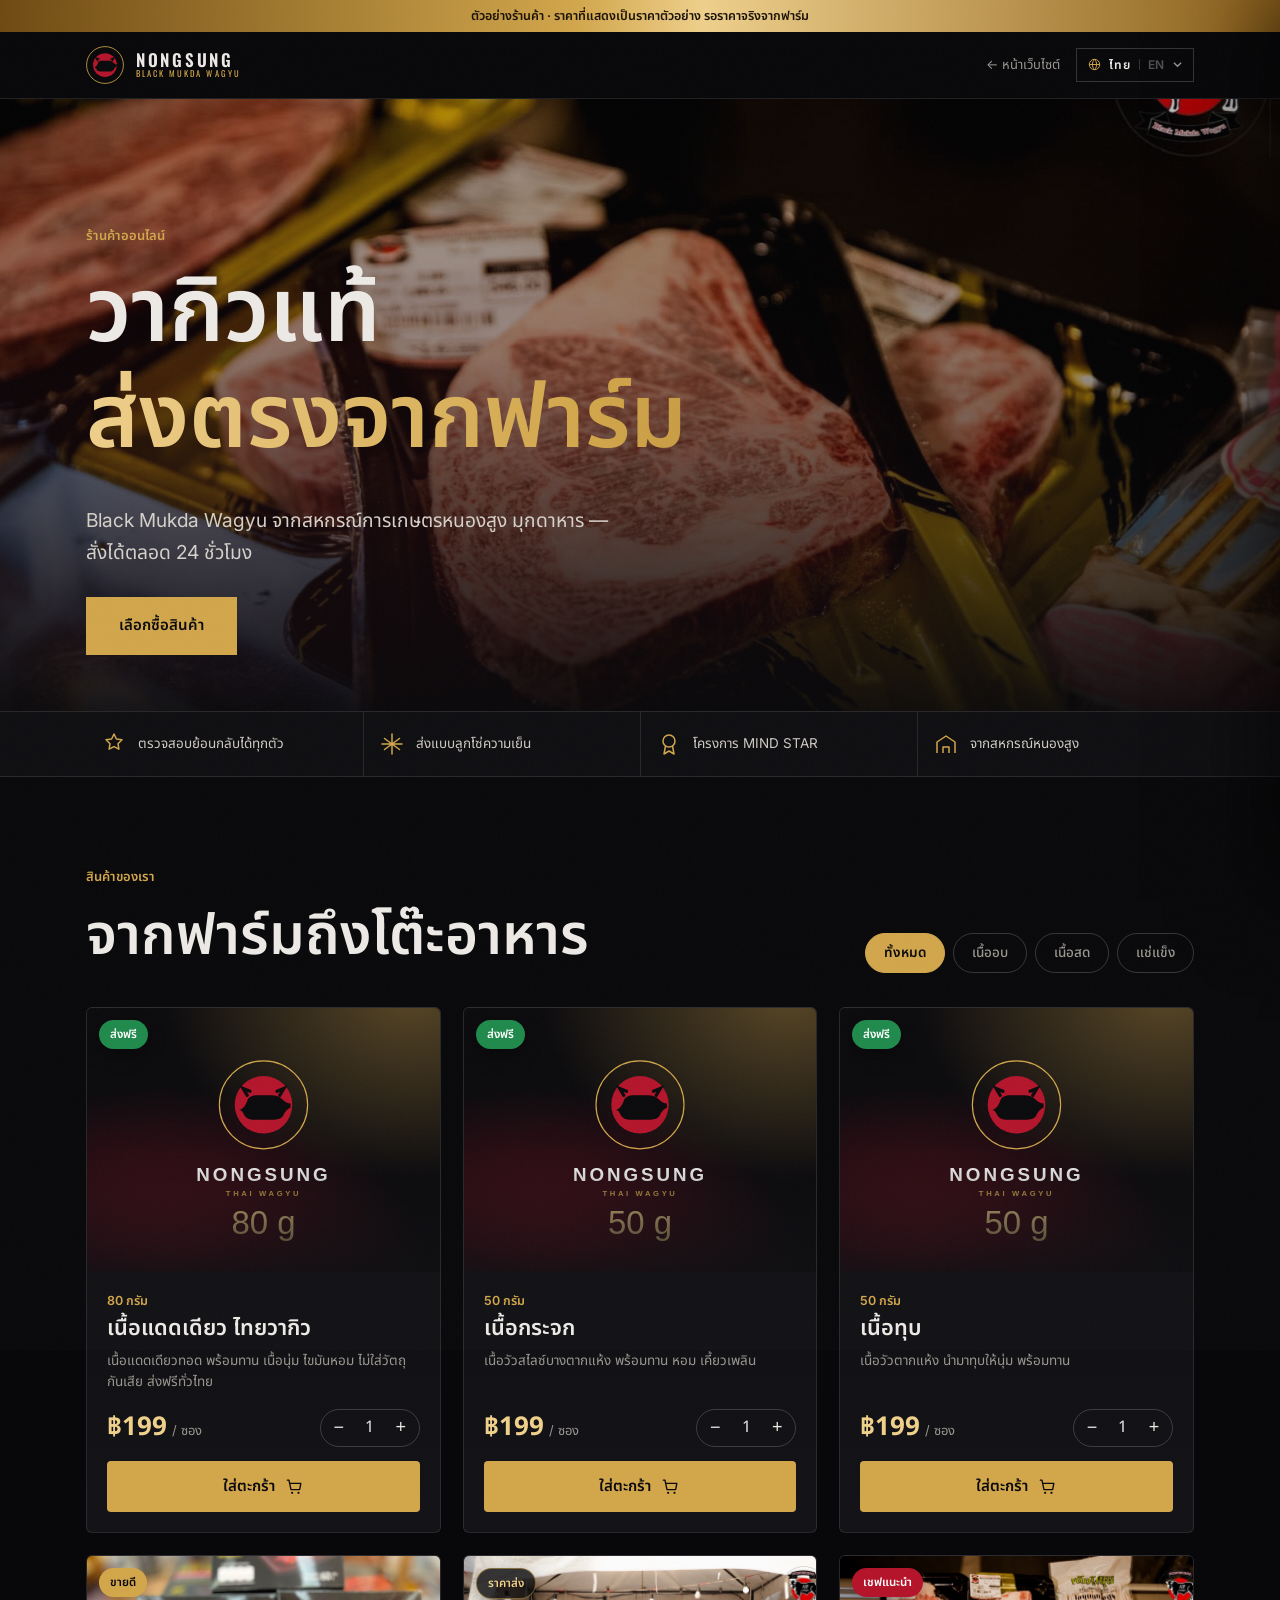
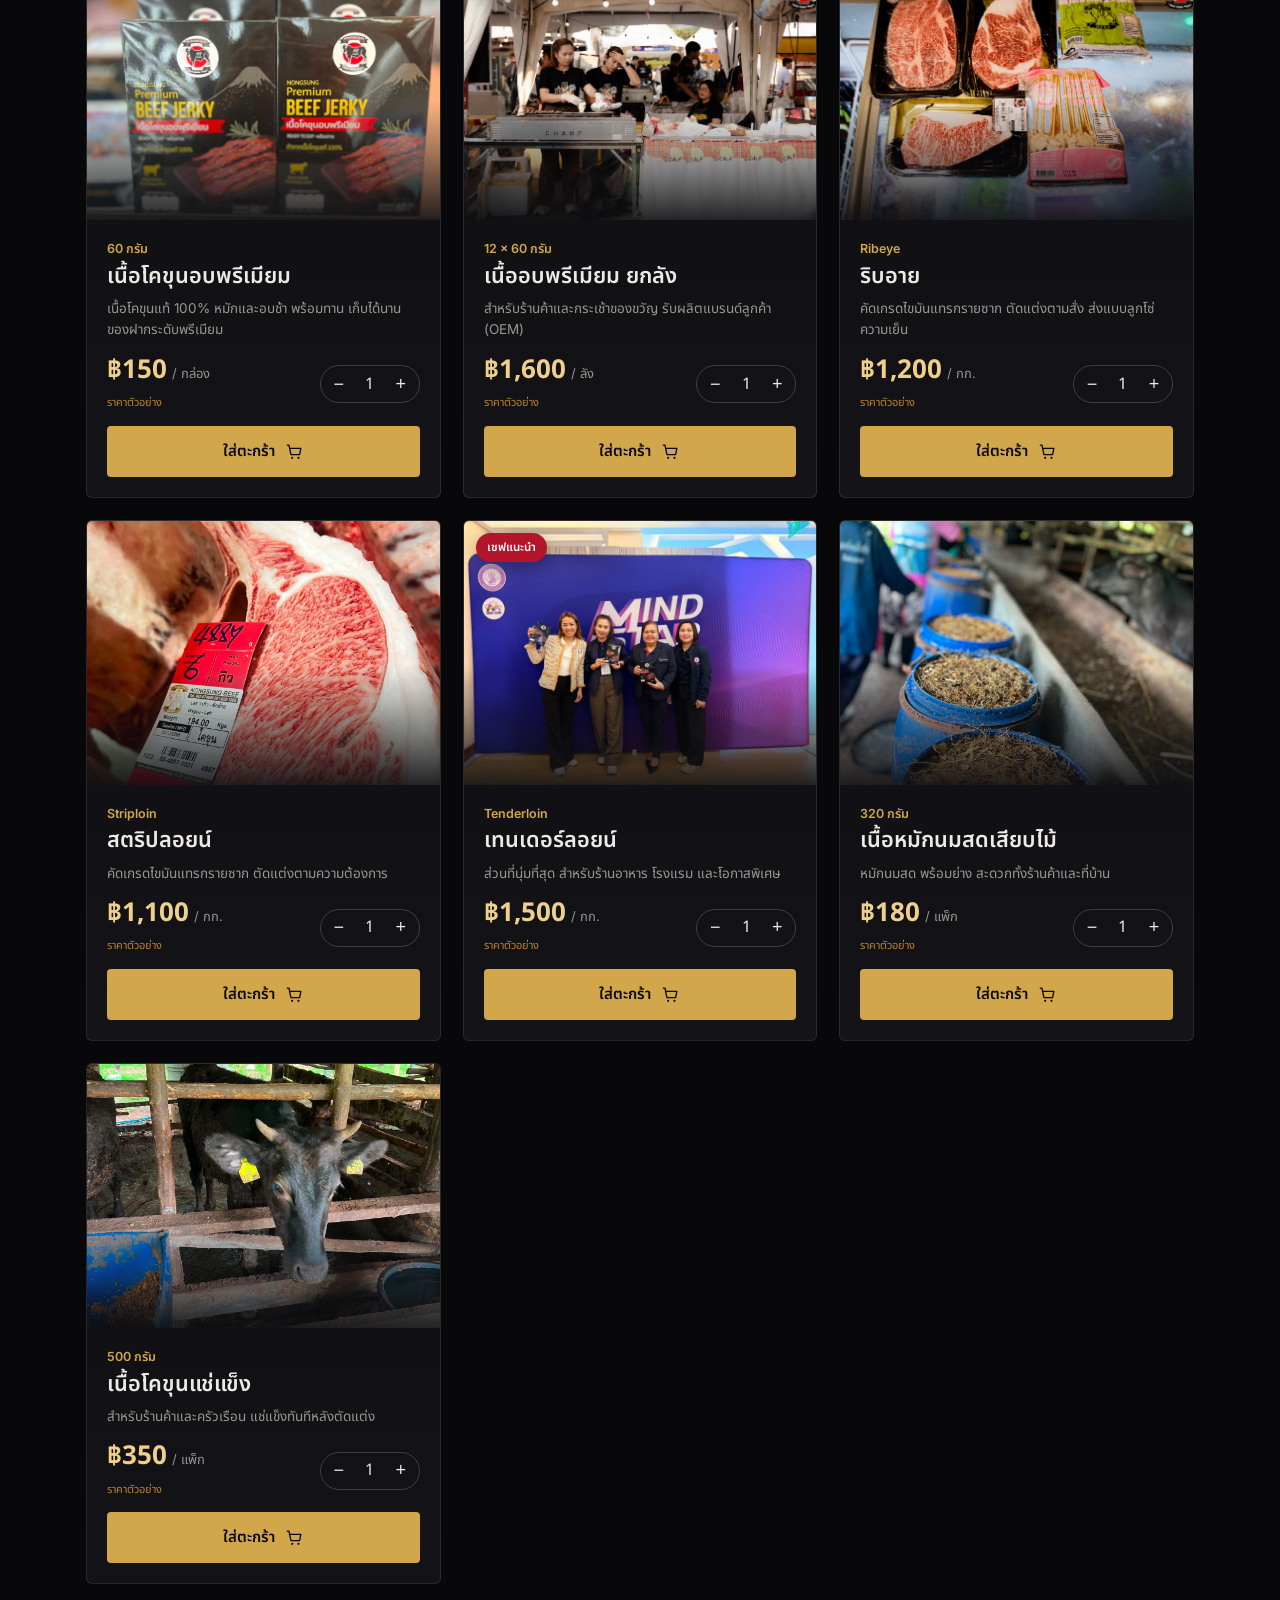
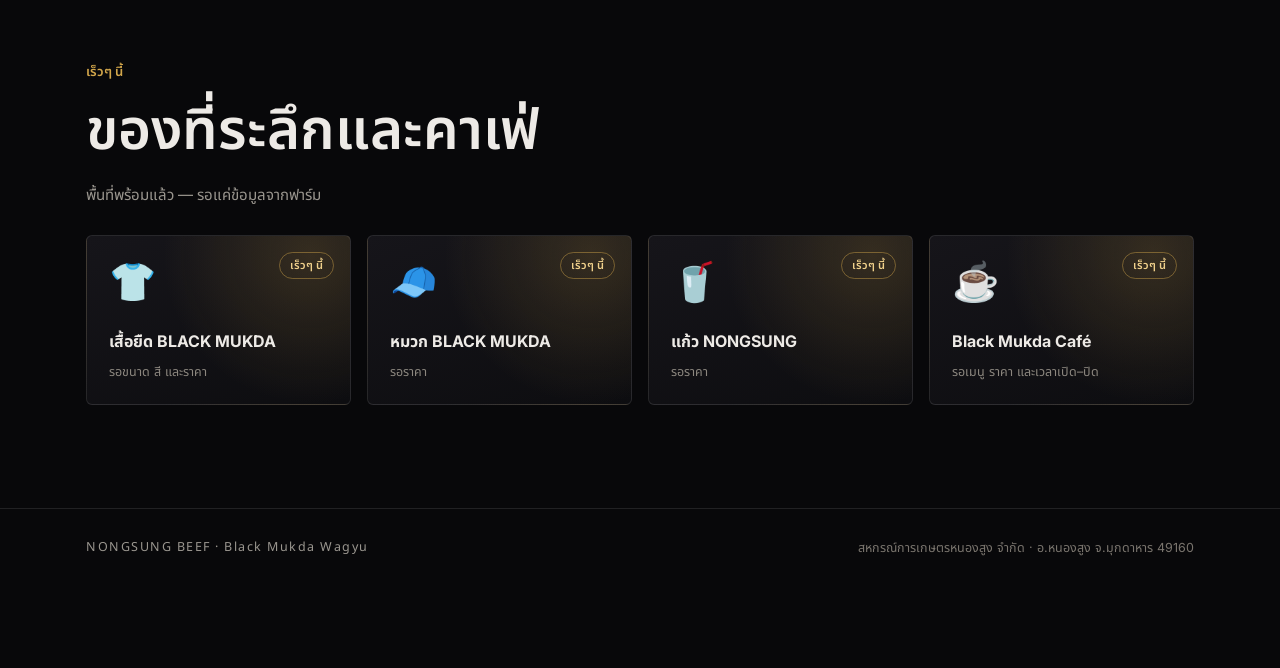
<file: shop.html>
<!DOCTYPE html>
<html lang="th">
<head>
<meta charset="utf-8">
<meta name="viewport" content="width=device-width, initial-scale=1, viewport-fit=cover">
<title>ร้านค้าออนไลน์ | NONGSUNG BEEF</title>
<meta name="description" content="สั่งซื้อเนื้อโคขุนวากิว Black Mukda และเนื้ออบพรีเมียมออนไลน์ จากสหกรณ์การเกษตรหนองสูง จังหวัดมุกดาหาร">
<meta name="theme-color" content="#08080A">
<meta name="robots" content="noindex">

<link rel="preconnect" href="https://fonts.googleapis.com">
<link rel="preconnect" href="https://fonts.gstatic.com" crossorigin>
<link href="https://fonts.googleapis.com/css2?family=Oswald:wght@400;500;600;700&family=Inter:wght@400;500;600;700&family=Noto+Sans+Thai:wght@400;500;600;700&family=Noto+Sans+SC:wght@400;500;700&family=Noto+Sans+Lao:wght@400;500;600;700&display=swap" rel="stylesheet">
<link rel="stylesheet" href="assets/css/style.css?v=5">
<link rel="stylesheet" href="assets/css/shop.css?v=6">
<link rel="icon" href="data:image/svg+xml,<svg xmlns='http://www.w3.org/2000/svg' viewBox='0 0 100 100'><rect width='100' height='100' fill='%230A0A0C'/><circle cx='50' cy='50' r='30' fill='%23B4152B'/><text x='50' y='63' font-size='34' font-family='Arial' font-weight='bold' fill='%23fff' text-anchor='middle'>NS</text></svg>">
</head>
<body class="shop2">

<div class="grain" aria-hidden="true"></div>

<!-- mintabolt-jelzés: amíg a farm nem küldi a valódi árakat -->
<div class="ribbon" id="ribbon"><span data-t="ribbon"></span></div>

<header class="bar">
  <div class="wrap bar__in">
    <a class="brand" href="index.html">
      <span class="brand__seal">
        <svg viewBox="0 0 64 64" aria-hidden="true">
          <circle cx="32" cy="32" r="31" fill="none" stroke="currentColor" stroke-width="1.4"/>
          <circle cx="32" cy="32" r="20" fill="#B4152B"/>
          <path d="M14 36c3-1 5-4 6-7 1-3 4-4 7-4h11c3 0 6 1 8 3 2 2 4 3 6 3v3c-2 1-4 3-5 5-1 3-4 4-7 4H24c-3 0-6-2-7-5-1-2-2-2-3-2z" fill="#0A0A0C"/>
          <path d="M20 25l-3-5 5 2M44 25l3-5-5 2" stroke="#0A0A0C" stroke-width="2.4" fill="none" stroke-linecap="round"/>
        </svg>
      </span>
      <span class="brand__txt"><b>NONGSUNG</b><i>BLACK MUKDA WAGYU</i></span>
    </a>
    <div class="bar__tools">
      <a class="bar__back" href="index.html">← <span data-t="back"></span></a>
      <div class="lang" id="lang" role="group" aria-label="Language"></div>
    </div>
  </div>
</header>

<main>

  <!-- ══════ NYITÓKÉP ══════ -->
  <section class="hero2">
    <img class="hero2__img" src="assets/img/hero.jpg" alt="">
    <div class="hero2__veil"></div>
    <div class="wrap hero2__in">
      <p class="eyebrow" data-t="hero.eyebrow"></p>
      <h1 class="hero2__title">
        <span data-t="hero.title1"></span>
        <span class="accent" data-t="hero.title2"></span>
      </h1>
      <p class="hero2__lead" data-t="hero.lead"></p>
      <a class="btn btn--gold" href="#shop" data-t="hero.cta"></a>
    </div>
  </section>

  <!-- ══════ BIZALMI SÁV ══════ -->
  <section class="trust">
    <div class="wrap trust__in">
      <div class="trust__i">
        <svg viewBox="0 0 24 24" aria-hidden="true"><path d="M12 2l2.4 5 5.6.8-4 3.9.9 5.5L12 14.6 7.1 17.2 8 11.7 4 7.8l5.6-.8z" fill="none" stroke="currentColor" stroke-width="1.5" stroke-linejoin="round"/></svg>
        <span data-t="trust.1"></span>
      </div>
      <div class="trust__i">
        <svg viewBox="0 0 24 24" aria-hidden="true"><path d="M12 2v20M4.5 6.5l15 11M19.5 6.5l-15 11M2 12h20" fill="none" stroke="currentColor" stroke-width="1.5" stroke-linecap="round"/></svg>
        <span data-t="trust.2"></span>
      </div>
      <div class="trust__i">
        <svg viewBox="0 0 24 24" aria-hidden="true"><circle cx="12" cy="9" r="6" fill="none" stroke="currentColor" stroke-width="1.5"/><path d="M8.5 14 7 22l5-3 5 3-1.5-8" fill="none" stroke="currentColor" stroke-width="1.5" stroke-linejoin="round"/></svg>
        <span data-t="trust.3"></span>
      </div>
      <div class="trust__i">
        <svg viewBox="0 0 24 24" aria-hidden="true"><path d="M3 21V10l9-6 9 6v11M9 21v-6h6v6" fill="none" stroke="currentColor" stroke-width="1.5" stroke-linejoin="round"/></svg>
        <span data-t="trust.4"></span>
      </div>
    </div>
  </section>

  <!-- ══════ TERMÉKEK ══════ -->
  <section class="catalog" id="shop">
    <div class="wrap">
      <header class="catalog__head">
        <div>
          <p class="eyebrow" data-t="shop.eyebrow"></p>
          <h2 data-t="shop.title"></h2>
        </div>
        <div class="chips" id="chips" role="tablist"></div>
      </header>
      <div class="grid2" id="grid"></div>
    </div>
  </section>

  <!-- ══════ HAMAROSAN ══════ -->
  <section class="soonsec">
    <div class="wrap">
      <p class="eyebrow" data-t="soon.eyebrow"></p>
      <h2 data-t="soon.title"></h2>
      <p class="soonsec__lead" data-t="soon.lead"></p>
      <div class="soongrid2" id="soonGrid"></div>
    </div>
  </section>

</main>

<footer class="foot2">
  <div class="wrap foot2__in">
    <span class="foot2__brand">NONGSUNG BEEF · Black Mukda Wagyu</span>
    <span data-t="foot"></span>
  </div>
</footer>

<!-- ══════ LEBEGŐ KOSÁR — mindig látszik, amint van benne valami ══════ -->
<button class="fab" id="fab" type="button" hidden>
  <span class="fab__icon">
    <svg viewBox="0 0 24 24" aria-hidden="true"><path d="M3 4h2l2.4 11.2a1 1 0 0 0 1 .8h9.2a1 1 0 0 0 1-.8L20 8H6.2" fill="none" stroke="currentColor" stroke-width="1.8" stroke-linecap="round" stroke-linejoin="round"/><circle cx="9" cy="20" r="1.4" fill="currentColor"/><circle cx="17" cy="20" r="1.4" fill="currentColor"/></svg>
    <i id="fabCount">0</i>
  </span>
  <span class="fab__txt" data-t="fab"></span>
  <b class="fab__total" id="fabTotal"></b>
  <span class="fab__go">→</span>
</button>

<!-- ══════ PÉNZTÁR — felcsúszó panel ══════ -->
<div class="scrim" id="scrim"></div>
<aside class="drawer" id="drawer" aria-hidden="true">
  <div class="drawer__head">
    <h2 data-t="cart.title"></h2>
    <button class="drawer__close" id="drawerClose" type="button" aria-label="close">✕</button>
  </div>

  <div class="drawer__body">
    <div id="cartEmpty" class="empty2">
      <p data-t="cart.empty"></p>
      <button class="btn btn--gold" id="emptyCta" type="button" data-t="cart.emptyCta"></button>
    </div>

    <div id="cartItems"></div>

    <div id="checkout" hidden>
      <div class="sums2">
        <div><span data-t="cart.sub"></span><b id="sumSub"></b></div>
        <div><span data-t="cart.ship"></span><b id="sumShip"></b></div>
        <div class="sums2__tot"><span data-t="cart.total"></span><b id="sumTotal"></b></div>
      </div>

      <h3 class="dh" data-t="ship.title"></h3>
      <div id="shipList"></div>

      <h3 class="dh" data-t="form.title"></h3>
      <label class="field"><span data-t="form.name"></span><input id="fName" type="text" autocomplete="name"></label>
      <label class="field"><span data-t="form.phone"></span><input id="fPhone" type="tel" autocomplete="tel" inputmode="tel"></label>
      <label class="field"><span data-t="form.addr"></span><textarea id="fAddr" rows="3" autocomplete="street-address"></textarea></label>
      <label class="field"><span data-t="form.note"></span><input id="fNote" type="text"></label>

      <h3 class="dh" data-t="pay.title"></h3>
      <p class="paynote" data-t="pay.body"></p>
      <p class="paynote" id="payBank" hidden></p>
      <p class="paynote paynote--warn" id="payMissing" data-t="pay.missing"></p>
    </div>
  </div>

  <div class="drawer__foot" id="drawerFoot">
    <button class="btn btn--gold btn--block send2" id="sendWa" type="button">
      <svg viewBox="0 0 24 24" aria-hidden="true"><path d="M20 12a8 8 0 0 1-11.8 7l-4.2 1.1 1.1-4A8 8 0 1 1 20 12z" fill="none" stroke="currentColor" stroke-width="1.7" stroke-linejoin="round"/></svg>
      <span data-t="send.wa"></span>
    </button>
    <button class="btn btn--ghost btn--block" id="sendLine" type="button" data-t="send.line"></button>
    <div class="send2__row">
      <button class="btn btn--ghost" id="sendMail" type="button" data-t="send.mail"></button>
      <button class="btn btn--ghost" id="sendCopy" type="button" data-t="send.copy"></button>
    </div>
  </div>
</aside>

<div class="toast" id="toast" role="status" aria-live="polite"></div>

<script src="assets/js/shop-i18n.js?v=5"></script>
<script src="assets/js/shop.js?v=8"></script>
</body>
</html>
</file>
<file: assets/css/style.css>
/* ============================================================
   NONGSUNG BEEF — Black Mukda Wagyu
   ============================================================ */

:root{
  --ink:      #08080A;
  --ink-2:    #0E0E11;
  --ink-3:    #141418;
  --line:     rgba(255,255,255,.10);
  --line-2:   rgba(255,255,255,.18);
  --txt:      #EDEAE6;
  --txt-dim:  #9A968F;
  --gold:     #D2A64B;
  --gold-lt:  #EFD08B;
  --ruby:     #B4152B;
  --ruby-lt:  #E23A50;

  --wrap: 1220px;
  --pad: clamp(20px, 5vw, 56px);

  --f-disp: "Oswald", "Noto Sans Thai", "Noto Sans SC", "Noto Sans Lao", sans-serif;
  --f-body: "Inter", "Noto Sans Thai", "Noto Sans SC", "Noto Sans Lao", sans-serif;

  --ease: cubic-bezier(.22,.68,.28,1);
}

/* Thai / Chinese / Lao get a body-face display too — Oswald has no Thai, CJK or Lao glyphs */
html[lang="th"]{ --f-disp: "Noto Sans Thai", "Oswald", sans-serif; }
html[lang="zh"]{ --f-disp: "Noto Sans SC", "Oswald", sans-serif; }
html[lang="lo"]{ --f-disp: "Noto Sans Lao", "Oswald", sans-serif; }

/* Thai and Lao are abugidas: the tone marks and vowels sit above and below the
   consonant. Oswald's display tracking tears those stacks apart, so scripts that
   stack must never inherit letter-spacing or uppercasing. */
html[lang="th"] .eyebrow, html[lang="lo"] .eyebrow,
html[lang="th"] .lang__opt, html[lang="lo"] .lang__opt{
  letter-spacing:0; text-transform:none;
}

*,*::before,*::after{ box-sizing:border-box; }

html{ scroll-behavior:smooth; scroll-padding-top:76px; -webkit-text-size-adjust:100%; }

body{
  margin:0;
  background:var(--ink);
  color:var(--txt);
  font-family:var(--f-body);
  font-size:clamp(15px,1.05vw,17px);
  line-height:1.7;
  overflow-x:hidden;
  -webkit-font-smoothing:antialiased;
}

img{ max-width:100%; display:block; }
a{ color:inherit; }

.wrap{ width:100%; max-width:var(--wrap); margin-inline:auto; padding-inline:var(--pad); }

/* film grain */
.grain{
  position:fixed; inset:-50%; z-index:9999; pointer-events:none; opacity:.035;
  background-image:url("data:image/svg+xml,%3Csvg xmlns='http://www.w3.org/2000/svg' width='140' height='140'%3E%3Cfilter id='n'%3E%3CfeTurbulence type='fractalNoise' baseFrequency='.85' numOctaves='3'/%3E%3C/filter%3E%3Crect width='140' height='140' filter='url(%23n)'/%3E%3C/svg%3E");
  animation:grain 6s steps(6) infinite;
}
@keyframes grain{
  0%,100%{transform:translate(0,0)} 20%{transform:translate(-3%,2%)}
  40%{transform:translate(2%,-3%)} 60%{transform:translate(-2%,-2%)} 80%{transform:translate(3%,1%)}
}

/* ---------- typography ---------- */
h1,h2,h3{ font-family:var(--f-disp); font-weight:600; line-height:1.06; margin:0 0 .5em; letter-spacing:-.01em; }
h2{ font-size:clamp(30px,4.4vw,60px); text-transform:uppercase; }
html[lang="th"] h2, html[lang="zh"] h2, html[lang="lo"] h2{ text-transform:none; letter-spacing:0; line-height:1.25; }
h3{ font-size:clamp(19px,1.7vw,25px); text-transform:uppercase; }
html[lang="th"] h3, html[lang="zh"] h3, html[lang="lo"] h3{ text-transform:none; }
p{ margin:0 0 1.1em; color:var(--txt-dim); max-width:62ch; }

.eyebrow{
  font-family:var(--f-disp); font-size:12px; font-weight:600;
  letter-spacing:.34em; text-transform:uppercase;
  color:var(--gold); margin:0 0 1.1em;
}
html[lang="th"] .eyebrow, html[lang="zh"] .eyebrow, html[lang="lo"] .eyebrow{ letter-spacing:.16em; text-transform:none; font-size:13px; }
/* A thai és a lao abugida: a betűköz elválasztja a mellékjeleket az alapbetűtől.
   Ennek a sornak a fenti UTÁN kell állnia — a 35. sori nullázást a fenti szabály
   (azonos specificitás, későbbi hely) visszaírta .16em-re. */
html[lang="th"] .eyebrow, html[lang="lo"] .eyebrow{ letter-spacing:0; }

/* ---------- buttons ---------- */
.btn{
  --bg:transparent; --fg:var(--txt); --bd:var(--line-2);
  display:inline-flex; align-items:center; justify-content:center; gap:.6em;
  padding:15px 32px; border:1px solid var(--bd); background:var(--bg); color:var(--fg);
  font-family:var(--f-disp); font-size:14px; font-weight:600;
  letter-spacing:.16em; text-transform:uppercase; text-decoration:none;
  cursor:pointer; position:relative; overflow:hidden;
  transition:color .35s var(--ease), border-color .35s var(--ease);
}
html[lang="th"] .btn, html[lang="zh"] .btn, html[lang="lo"] .btn{ letter-spacing:.05em; text-transform:none; font-size:15px; }
.btn::before{
  content:""; position:absolute; inset:0; background:var(--gold);
  transform:translateY(101%); transition:transform .4s var(--ease); z-index:-1;
}
.btn:hover::before{ transform:translateY(0); }
.btn:hover{ color:#0A0A0C; border-color:var(--gold); }
.btn--gold{ background:var(--gold); color:#0A0A0C; border-color:var(--gold); }
.btn--gold::before{ background:var(--gold-lt); }
.btn--block{ width:100%; }

.link{
  font-family:var(--f-disp); font-size:14px; font-weight:600; letter-spacing:.12em;
  color:var(--gold); text-decoration:none; text-transform:uppercase;
  border-bottom:1px solid rgba(210,166,75,.35); padding-bottom:2px;
  transition:border-color .3s, color .3s;
}
html[lang="th"] .link, html[lang="zh"] .link, html[lang="lo"] .link{ text-transform:none; letter-spacing:.02em; }
.link:hover{ color:var(--gold-lt); border-color:var(--gold-lt); }

/* ══════════ NAV ══════════ */
.nav{
  position:fixed; inset:0 0 auto 0; z-index:100;
  transition:background .4s var(--ease), backdrop-filter .4s, border-color .4s;
  border-bottom:1px solid transparent;
}
.nav.is-stuck{
  background:rgba(8,8,10,.86); backdrop-filter:blur(14px);
  border-bottom-color:var(--line);
}
.nav__inner{ display:flex; align-items:center; gap:24px; height:76px; }

.brand{ display:flex; align-items:center; gap:12px; text-decoration:none; flex:0 0 auto; }
.brand__seal{ width:38px; height:38px; color:var(--gold); flex:0 0 auto; }
.brand__seal svg{ width:100%; height:100%; }
.brand__txt{ display:flex; flex-direction:column; line-height:1.05; }
.brand__txt b{ font-family:"Oswald",sans-serif; font-size:17px; letter-spacing:.16em; font-weight:600; }
.brand__txt i{ font-style:normal; font-size:8.5px; letter-spacing:.24em; color:var(--gold); font-family:"Oswald",sans-serif; }

.nav__links{ display:flex; gap:26px; margin-inline:auto; }
.nav__links a{
  font-family:var(--f-disp); font-size:13px; font-weight:500; letter-spacing:.1em;
  text-transform:uppercase; text-decoration:none; color:var(--txt-dim);
  position:relative; padding:6px 0; transition:color .3s;
}
html[lang="th"] .nav__links a, html[lang="zh"] .nav__links a, html[lang="lo"] .nav__links a{ text-transform:none; letter-spacing:0; font-size:14px; }
.nav__links a::after{
  content:""; position:absolute; left:0; bottom:0; width:0; height:1px;
  background:var(--gold); transition:width .35s var(--ease);
}
.nav__links a:hover{ color:var(--txt); }
.nav__links a:hover::after{ width:100%; }

.nav__tools{ display:flex; align-items:center; gap:14px; flex:0 0 auto; }
/* Eleven languages will not sit in a row, so the switcher is a dropdown.
   The trigger shows the language you are reading in, in its own script. */
.lang{ position:relative; }
.lang__btn{
  display:flex; align-items:center; gap:8px;
  background:none; border:1px solid var(--line-2); color:var(--txt-dim); cursor:pointer;
  font-family:var(--f-body); font-size:12px; font-weight:600; letter-spacing:.06em;
  padding:7px 11px; transition:color .25s, border-color .25s;
}
.lang__btn:hover{ color:var(--txt); border-color:var(--gold); }
.lang.is-open .lang__btn{ color:var(--txt); border-color:var(--gold); }

/* globe = language, in any script; chevron = there is more behind it */
.lang__globe{ width:13px; height:13px; color:var(--gold); flex:0 0 auto; }
.lang__chev{ width:9px; height:9px; flex:0 0 auto; transition:transform .3s var(--ease); }
.lang.is-open .lang__chev{ transform:rotate(180deg); }

#langCur{ color:var(--txt); }
.lang__sep{ width:1px; height:11px; background:var(--line-2); flex:0 0 auto; }
.lang__alt{ opacity:.5; }
.lang__btn:hover .lang__alt{ opacity:.8; }

.lang__menu{
  position:absolute; top:calc(100% + 8px); right:0; z-index:120;
  min-width:186px; max-height:min(70vh,420px); overflow-y:auto;
  background:var(--ink-2); border:1px solid var(--line-2);
  box-shadow:0 18px 44px rgba(0,0,0,.55);
  padding:5px 0;
  opacity:0; visibility:hidden; transform:translateY(-6px);
  transition:opacity .22s var(--ease), transform .22s var(--ease), visibility .22s;
}
.lang.is-open .lang__menu{ opacity:1; visibility:visible; transform:translateY(0); }

.lang__opt{
  display:flex; align-items:center; gap:10px; width:100%;
  background:none; border:0; cursor:pointer; text-align:left;
  color:var(--txt-dim); font-family:var(--f-body); font-size:13px; font-weight:500;
  padding:9px 15px; transition:background .2s, color .2s;
}
.lang__opt:hover{ background:rgba(255,255,255,.05); color:var(--txt); }
.lang__opt.is-on{ color:var(--gold); }
.lang__opt.is-on::after{ content:"·"; margin-left:auto; color:var(--gold); font-size:20px; line-height:0; }
.lang__code{
  font-size:10px; font-weight:600; letter-spacing:.1em; text-transform:uppercase;
  color:var(--txt-dim); opacity:.55; width:20px; flex:0 0 auto;
}
.lang__opt.is-on .lang__code{ color:var(--gold); opacity:1; }

.burger{ display:none; width:40px; height:34px; background:none; border:1px solid var(--line-2); cursor:pointer; position:relative; }
.burger span,.burger span::before,.burger span::after{
  content:""; position:absolute; left:50%; width:18px; height:1.5px; background:var(--txt);
  transform:translateX(-50%); transition:transform .3s var(--ease), opacity .2s;
}
.burger span{ top:50%; margin-top:-.75px; }
.burger span::before{ top:-6px; left:0; transform:none; }
.burger span::after{ top:6px; left:0; transform:none; }
.nav.is-open .burger span{ background:transparent; }
.nav.is-open .burger span::before{ transform:translateY(6px) rotate(45deg); }
.nav.is-open .burger span::after{ transform:translateY(-6px) rotate(-45deg); }

/* ══════════ HERO ══════════ */
.hero{ position:relative; min-height:100svh; display:flex; align-items:flex-end; overflow:hidden; }
.hero__img{
  position:absolute; inset:0; width:100%; height:100%; object-fit:cover;
  transform:scale(1.12); animation:heroIn 2.4s var(--ease) forwards;
  will-change:transform;
}
@keyframes heroIn{ to{ transform:scale(1.02); } }
.hero__veil{
  position:absolute; inset:0;
  background:
    radial-gradient(120% 90% at 70% 30%, transparent 0%, rgba(8,8,10,.55) 55%, rgba(8,8,10,.92) 100%),
    linear-gradient(to top, var(--ink) 2%, rgba(8,8,10,.75) 28%, rgba(8,8,10,.25) 60%, rgba(8,8,10,.6) 100%);
}
.hero__inner{ position:relative; padding-bottom:clamp(80px,12vh,140px); padding-top:120px; }
.hero__title{
  font-size:clamp(46px,9.2vw,132px); line-height:.94; margin:0 0 .35em;
  text-transform:uppercase; letter-spacing:-.02em;
}
html[lang="th"] .hero__title, html[lang="zh"] .hero__title, html[lang="lo"] .hero__title{
  text-transform:none; letter-spacing:0; line-height:1.12; font-size:clamp(38px,7.4vw,104px);
}
.hero__title span{ display:block; }
.hero__title .accent{
  background:linear-gradient(96deg, var(--gold-lt), var(--gold) 45%, #9A6F22);
  -webkit-background-clip:text; background-clip:text; color:transparent;
}
.hero__lead{ font-size:clamp(16px,1.5vw,21px); color:#C9C4BC; max-width:48ch; }
.hero__cta{ display:flex; flex-wrap:wrap; gap:14px; margin-top:34px; }

.hero__scroll{
  position:absolute; right:var(--pad); bottom:clamp(80px,12vh,140px);
  display:flex; flex-direction:column; align-items:center; gap:10px;
  font-family:var(--f-disp); font-size:10px; letter-spacing:.3em; text-transform:uppercase;
  color:var(--txt-dim);
}
.hero__scroll i{ width:1px; height:56px; background:linear-gradient(var(--gold), transparent); }
@media (max-width:900px){ .hero__scroll{ display:none; } }

/* ══════════ MARQUEE ══════════ */
.marquee{
  border-block:1px solid var(--line); background:var(--ink-2);
  overflow:hidden; padding:16px 0;
}
.marquee__track{
  display:flex; gap:52px; width:max-content;
  animation:marq 38s linear infinite;
  font-family:var(--f-disp); font-size:13px; font-weight:600;
  letter-spacing:.26em; text-transform:uppercase; color:var(--txt-dim);
  white-space:nowrap;
}
html[lang="th"] .marquee__track, html[lang="zh"] .marquee__track, html[lang="lo"] .marquee__track{ letter-spacing:.1em; text-transform:none; }
.marquee__track span{ display:flex; align-items:center; gap:52px; }
.marquee__track span::after{ content:"◆"; color:var(--ruby); font-size:9px; }
@keyframes marq{ to{ transform:translateX(-50%); } }
@media (prefers-reduced-motion:reduce){ .marquee__track{ animation:none; } }

/* ══════════ SECTIONS ══════════ */
.sec{ padding:clamp(72px,11vw,150px) 0; position:relative; }
.sec--dark{ background:var(--ink-2); border-block:1px solid var(--line); }
.sec--award{ background:var(--ink-2); border-block:1px solid var(--line); }

.head{ margin-bottom:clamp(40px,5vw,72px); max-width:820px; }
.head--center{ margin-inline:auto; text-align:center; }
.head--center p{ margin-inline:auto; }
.head__lead{ font-size:clamp(16px,1.3vw,19px); }

/* split */
.split{ display:grid; grid-template-columns:1fr 1fr; gap:clamp(32px,5vw,72px); align-items:center; }
.split--rev .split__media{ order:2; }
.split--form{ align-items:start; }
.split__media{ position:relative; }
.split__media img{
  width:100%; aspect-ratio:4/3; object-fit:cover;
  filter:saturate(.88) contrast(1.08) brightness(.86);
}
.split__media::after{
  content:""; position:absolute; inset:0; pointer-events:none;
  box-shadow:inset 0 0 90px rgba(8,8,10,.75);
  background:linear-gradient(to top, rgba(8,8,10,.55), transparent 42%);
}
.cap{
  position:absolute; left:0; bottom:0; z-index:2;
  background:var(--ruby); color:#fff; padding:9px 16px;
  font-family:var(--f-disp); font-size:11px; letter-spacing:.16em; text-transform:uppercase;
}
html[lang="th"] .cap, html[lang="zh"] .cap, html[lang="lo"] .cap{ letter-spacing:.03em; text-transform:none; font-size:12px; }
.org{ color:var(--gold); font-weight:600; }

.ticks{ list-style:none; margin:28px 0 0; padding:0; display:grid; gap:13px; }
.ticks li{ position:relative; padding-left:28px; color:var(--txt); font-size:15px; }
.ticks li::before{
  content:""; position:absolute; left:0; top:.62em; width:12px; height:6px;
  border-left:1.5px solid var(--gold); border-bottom:1.5px solid var(--gold);
  transform:rotate(-45deg);
}

/* ══════════ BREED ══════════ */
.sec--breed{ overflow:hidden; }
.sec--breed .sec__bg{
  position:absolute; inset:0; width:100%; height:100%; object-fit:cover;
  opacity:.16; filter:grayscale(.5) contrast(1.2);
  mask-image:linear-gradient(to bottom, transparent, #000 30%, #000 70%, transparent);
}
.sec--breed .wrap{ position:relative; }
.quad{ display:grid; grid-template-columns:repeat(4,1fr); gap:1px; background:var(--line); border:1px solid var(--line); }
.quad__i{ background:var(--ink); padding:clamp(24px,2.6vw,38px); transition:background .4s var(--ease); }
.quad__i:hover{ background:var(--ink-3); }
.quad__i b{
  display:block; font-family:"Oswald",sans-serif; font-size:13px;
  letter-spacing:.2em; color:var(--ruby-lt); margin-bottom:20px;
}
.quad__i h3{ font-size:19px; margin-bottom:.55em; }
.quad__i p{ font-size:14.5px; margin:0; }

/* ══════════ PRODUCTS ══════════ */
.cards{ display:grid; grid-template-columns:repeat(3,1fr); gap:clamp(18px,2vw,30px); }
.card{ border:1px solid var(--line); background:var(--ink-2); display:flex; flex-direction:column; }
.card__media{ position:relative; overflow:hidden; aspect-ratio:4/3; }
.card__media img{
  width:100%; height:100%; object-fit:cover;
  transition:transform .8s var(--ease); filter:saturate(.95);
}
.card:hover .card__media img{ transform:scale(1.07); }
.tag{
  position:absolute; top:14px; left:14px;
  background:rgba(8,8,10,.8); backdrop-filter:blur(6px);
  border:1px solid var(--line-2); color:var(--txt);
  padding:6px 12px; font-family:var(--f-disp); font-size:10.5px;
  letter-spacing:.16em; text-transform:uppercase;
}
html[lang="th"] .tag, html[lang="zh"] .tag, html[lang="lo"] .tag{ letter-spacing:.03em; text-transform:none; font-size:12px; }
.tag--gold{ background:var(--gold); color:#0A0A0C; border-color:var(--gold); }
.card__body{ padding:clamp(22px,2.2vw,30px); display:flex; flex-direction:column; flex:1; }
.card__sub{
  font-family:"Oswald",sans-serif; font-size:11.5px; letter-spacing:.14em;
  color:var(--gold); text-transform:uppercase; margin-bottom:1.1em;
}
.card__body > p:not(.card__sub){ font-size:14.5px; }
.specs{ list-style:none; margin:0 0 24px; padding:0; display:grid; gap:9px; }
.specs li{
  font-size:13.5px; color:var(--txt); padding-left:18px; position:relative;
}
.specs li::before{ content:"—"; position:absolute; left:0; color:var(--ruby-lt); }
.card .link{ margin-top:auto; align-self:flex-start; }

/* ══════════ TRACEABILITY ══════════ */
.trace{ display:grid; grid-template-columns:1fr 1fr; gap:clamp(32px,4vw,60px); align-items:center; }
.trace__fig{ margin:0; position:relative; }
.trace__fig img{ width:100%; aspect-ratio:3/4; object-fit:cover; }
.trace__fig figcaption{
  margin-top:14px; font-size:12.5px; color:var(--txt-dim);
  letter-spacing:.06em; text-align:center;
}
.hot{
  position:absolute; left:var(--x); top:var(--y); transform:translate(-50%,-50%);
  width:30px; height:30px; border-radius:50%; cursor:pointer;
  background:var(--gold); border:2px solid #0A0A0C; color:#0A0A0C;
  font-family:"Oswald",sans-serif; font-size:13px; font-weight:700;
  display:grid; place-items:center; padding:0;
  box-shadow:0 0 0 0 rgba(210,166,75,.65);
  animation:pulse 2.6s infinite;
  transition:transform .25s var(--ease), background .25s;
}
.hot i{ font-style:normal; }
.hot:hover, .hot.is-on{ transform:translate(-50%,-50%) scale(1.22); background:var(--gold-lt); }
@keyframes pulse{ 70%{ box-shadow:0 0 0 14px rgba(210,166,75,0); } 100%{ box-shadow:0 0 0 0 rgba(210,166,75,0); } }
@media (prefers-reduced-motion:reduce){ .hot{ animation:none; } }

.trace__list{ display:grid; gap:1px; background:var(--line); border:1px solid var(--line); }
.trace__i{
  background:var(--ink-2); padding:clamp(20px,2.2vw,30px);
  display:flex; gap:20px; cursor:pointer;
  transition:background .35s var(--ease);
  border-left:2px solid transparent;
}
.trace__i:hover{ background:var(--ink-3); }
.trace__i.is-open{ background:var(--ink-3); border-left-color:var(--gold); }
.trace__i b{
  font-family:"Oswald",sans-serif; font-size:13px; letter-spacing:.16em;
  color:var(--ruby-lt); flex:0 0 auto; padding-top:3px;
}
.trace__i h3{ font-size:17px; margin-bottom:.4em; }
.trace__i p{ font-size:14px; margin:0; }

.steps{
  list-style:none; margin:clamp(44px,5vw,72px) 0 0; padding:0;
  display:grid; grid-template-columns:repeat(4,1fr); gap:1px;
  background:var(--line); border:1px solid var(--line);
  counter-reset:s;
}
.steps li{ background:var(--ink); padding:26px 22px; position:relative; }
.steps li span{
  display:block; font-family:"Oswald",sans-serif; font-size:26px;
  color:var(--gold); opacity:.4; margin-bottom:10px;
}
.steps li p{
  margin:0; font-size:14px; color:var(--txt);
  font-family:var(--f-disp); letter-spacing:.04em;
}

/* ══════════ GALLERY ══════════ */
.gal{ display:grid; grid-template-columns:repeat(4,1fr); gap:1px; background:var(--line); }
.gal figure{ margin:0; position:relative; overflow:hidden; background:var(--ink); }
.gal img{
  width:100%; aspect-ratio:3/4; object-fit:cover;
  filter:saturate(.85) contrast(1.05) brightness(.85);
  transition:transform .9s var(--ease), filter .5s;
}
.gal figure:hover img{ transform:scale(1.06); filter:saturate(1) brightness(1); }
.gal figcaption{
  position:absolute; left:0; right:0; bottom:0; padding:18px;
  font-size:12.5px; letter-spacing:.05em; color:var(--txt);
  background:linear-gradient(to top, rgba(8,8,10,.92), transparent);
}

/* ══════════ FORM ══════════ */
.form{ border:1px solid var(--line); background:var(--ink); padding:clamp(24px,3vw,42px); }
.form h3{ font-size:20px; margin-bottom:1.2em; }
.form__row{ display:grid; grid-template-columns:1fr 1fr; gap:14px; }
.form label{ display:block; margin-bottom:16px; }
.form label span{
  display:block; font-size:11px; letter-spacing:.16em; text-transform:uppercase;
  color:var(--txt-dim); margin-bottom:7px; font-family:var(--f-disp);
}
html[lang="th"] .form label span, html[lang="zh"] .form label span, html[lang="lo"] .form label span{ letter-spacing:.03em; text-transform:none; font-size:13px; }
.form input,.form select,.form textarea{
  width:100%; background:var(--ink-3); border:1px solid var(--line);
  color:var(--txt); padding:12px 14px; font-family:var(--f-body); font-size:15px;
  transition:border-color .3s, background .3s;
}
.form input:focus,.form select:focus,.form textarea:focus{
  outline:none; border-color:var(--gold); background:#17171C;
}
.form textarea{ resize:vertical; }
.form__note{ font-size:12.5px; margin:12px 0 0; text-align:center; }

/* ══════════ CONTACT ══════════ */
.contact{ margin:32px 0 0; display:grid; grid-template-columns:auto 1fr; gap:14px 28px; }
.contact dt{
  font-family:var(--f-disp); font-size:11px; letter-spacing:.18em;
  text-transform:uppercase; color:var(--gold); padding-top:3px;
}
html[lang="th"] .contact dt, html[lang="zh"] .contact dt, html[lang="lo"] .contact dt{ letter-spacing:.03em; text-transform:none; font-size:13px; }
.contact dd{ margin:0; color:var(--txt); font-size:15px; }
.contact a{ color:var(--txt); text-decoration:none; border-bottom:1px solid var(--line-2); }
.contact a:hover{ color:var(--gold); border-color:var(--gold); }

/* ══════════ FOOTER ══════════ */
.foot{ border-top:1px solid var(--line); background:var(--ink-2); padding:44px 0; }
.foot__inner{ display:flex; justify-content:space-between; align-items:center; gap:20px; flex-wrap:wrap; }
.foot__inner b{ font-family:"Oswald",sans-serif; letter-spacing:.2em; font-size:16px; display:block; }
.foot__inner span{ color:var(--txt-dim); font-size:13.5px; }
.foot__inner p{ margin:0; font-size:12.5px; }
.foot__inner em{ font-style:normal; color:var(--gold); opacity:.75; }

/* ══════════ REVEAL ══════════ */
/* Content must never depend on JS to be visible: the entry animation only
   arms itself once the .js class is on <html>. No script, no hidden text. */
.js .reveal{ opacity:0; transform:translateY(26px); transition:opacity .9s var(--ease) var(--d,0s), transform .9s var(--ease) var(--d,0s); }
.js .reveal.in{ opacity:1; transform:none; }
@media (prefers-reduced-motion:reduce){ .js .reveal{ opacity:1; transform:none; } }

/* ══════════ RESPONSIVE ══════════ */
@media (max-width:1100px){
  .quad{ grid-template-columns:repeat(2,1fr); }
  .cards{ grid-template-columns:1fr; max-width:560px; }
  .gal{ grid-template-columns:repeat(2,1fr); }
  .steps{ grid-template-columns:repeat(2,1fr); }
}

@media (max-width:900px){
  .nav__links{
    position:fixed; inset:76px 0 auto 0; flex-direction:column; gap:0;
    background:rgba(8,8,10,.97); backdrop-filter:blur(16px);
    border-bottom:1px solid var(--line);
    padding:8px var(--pad) 24px; margin:0;
    clip-path:inset(0 0 100% 0); transition:clip-path .45s var(--ease);
  }
  .nav.is-open .nav__links{ clip-path:inset(0 0 0 0); }
  .nav__links a{ padding:14px 0; border-bottom:1px solid var(--line); font-size:15px; }
  .nav.is-open{ background:rgba(8,8,10,.96); backdrop-filter:blur(14px); }
  .burger{ display:block; }
  .split, .trace{ grid-template-columns:1fr; }
  .split--rev .split__media{ order:0; }
  .trace__fig img{ aspect-ratio:1/1; }
  .form__row{ grid-template-columns:1fr; }
}

/* ══════════ PRINT / PDF ══════════ */
@media print{
  *{ -webkit-print-color-adjust:exact !important; print-color-adjust:exact !important; }
  @page{ size:A4; margin:0; }
  html{ scroll-padding-top:0; }
  .nav{ position:static; background:var(--ink-2); border-bottom:1px solid var(--line); }
  .nav__links, .burger, .hero__scroll, .grain{ display:none !important; }
  .hero{ min-height:0; height:640px; page-break-after:always; }
  .hero__img{ animation:none; transform:none !important; }
  .reveal{ opacity:1 !important; transform:none !important; }
  .marquee__track{ animation:none; }
  .sec{ padding:44px 0; page-break-inside:avoid; }
  .split, .trace, .cards, .quad, .gal, .steps{ page-break-inside:avoid; }
  .hot{ animation:none; }
  .form{ page-break-inside:avoid; }
}

@media (max-width:560px){
  .quad{ grid-template-columns:1fr; }
  .gal{ grid-template-columns:1fr; }
  .steps{ grid-template-columns:1fr; }
  .contact{ grid-template-columns:1fr; gap:4px 0; }
  .contact dd{ margin-bottom:14px; }
  .hero__cta .btn{ flex:1 1 100%; }
}

/* ══════════ Thai + Lao: SOHA ne legyen betűköz ══════════
   Mindkettő abugida — a betűköz leválasztja a hangjeleket és a magánhangzókat
   az alapbetűről. A fájl VÉGÉN áll, hogy minden korábbi szabályt felülírjon. */
html[lang="th"] .btn, html[lang="lo"] .btn,
html[lang="th"] .link, html[lang="lo"] .link,
html[lang="th"] .marquee__track, html[lang="lo"] .marquee__track,
html[lang="th"] .cap, html[lang="lo"] .cap,
html[lang="th"] .tag, html[lang="lo"] .tag,
html[lang="th"] .form label span, html[lang="lo"] .form label span,
html[lang="th"] .contact dt, html[lang="lo"] .contact dt,
html[lang="th"] .nav__links a, html[lang="lo"] .nav__links a,
html[lang="th"] .eyebrow, html[lang="lo"] .eyebrow{ letter-spacing:0; }
</file>
<file: assets/css/shop.css>
/* ============================================================
   NONGSUNG BEEF — ร้านค้าออนไลน์ · v2
   A style.css tokenjeire épül (--ink, --gold, --line, --f-disp…).
   Telefonra tervezve: Thaiföldön szinte mindenki onnan vásárol.
   ============================================================ */

.shop2{ background:var(--ink); }

/* ---------- mintabolt-szalag ---------- */
.ribbon{
  position:relative; z-index:120;
  background:linear-gradient(90deg,#6E4A12,#D2A64B 45%,#EFD08B 55%,#8A5E18);
  color:#1A1206; text-align:center;
  font-size:12.5px; font-weight:600; padding:7px 14px; line-height:1.4;
}

/* ---------- fejléc ---------- */
.bar{
  position:sticky; top:0; z-index:110;
  background:rgba(8,8,10,.86); backdrop-filter:blur(16px) saturate(140%);
  border-bottom:1px solid var(--line);
}
.bar__in{ display:flex; align-items:center; height:66px; gap:16px; }
.bar__tools{ margin-left:auto; display:flex; align-items:center; gap:16px; }
.bar__back{
  font-size:13px; color:var(--txt-dim); text-decoration:none; transition:color .25s;
}
.bar__back:hover{ color:var(--gold); }
@media (max-width:560px){ .bar__back{ display:none; } .brand__txt i{ display:none; } }

/* ---------- nyitókép ---------- */
.hero2{
  position:relative; min-height:clamp(440px,68vh,640px);
  display:flex; align-items:flex-end; overflow:hidden; isolation:isolate;
}
.hero2__img{
  position:absolute; inset:0; width:100%; height:100%; object-fit:cover; z-index:-2;
  transform:scale(1.04); animation:heroIn 1.6s var(--ease) both;
}
@keyframes heroIn{ from{ transform:scale(1.12); opacity:.4; } to{ transform:scale(1.04); opacity:1; } }
.hero2__veil{
  position:absolute; inset:0; z-index:-1;
  background:
    linear-gradient(180deg, rgba(8,8,10,.25) 0%, rgba(8,8,10,.35) 40%, rgba(8,8,10,.94) 100%),
    radial-gradient(ellipse at 20% 100%, rgba(180,21,43,.28), transparent 60%);
}
.hero2__in{ padding-top:70px; padding-bottom:56px; }
.hero2__title{
  font-family:var(--f-disp); font-size:clamp(40px,7vw,92px); line-height:1.02;
  text-transform:uppercase; margin:0 0 .35em; letter-spacing:-.01em;
}
.hero2__title span{ display:block; }
.hero2__title .accent{
  background:linear-gradient(96deg,var(--gold-lt),var(--gold) 45%,#9A6F22);
  -webkit-background-clip:text; background-clip:text; color:transparent;
}
html[lang="th"] .hero2__title, html[lang="lo"] .hero2__title, html[lang="zh"] .hero2__title{ text-transform:none; letter-spacing:0; line-height:1.18; }
.hero2__lead{ font-size:clamp(15px,1.5vw,20px); color:#D6D1C9; max-width:44ch; margin-bottom:28px; }

/* ---------- bizalmi sáv ---------- */
.trust{ border-top:1px solid var(--line); border-bottom:1px solid var(--line); background:var(--ink-2); }
/* minmax(0,1fr): az oszlop zsugorodhat — különben egy hosszú szó
   (pl. orosz „Непрерывная") kitolja a rácsot a képernyőről */
.trust__in{ display:grid; grid-template-columns:repeat(4,minmax(0,1fr)); }
.trust__i{
  display:flex; align-items:center; gap:12px; padding:20px 16px;
  font-size:13.5px; color:#CFCAC2; line-height:1.35;
}
.trust__i span{ min-width:0; overflow-wrap:break-word; hyphens:auto; }
.trust__i + .trust__i{ border-left:1px solid var(--line); }
.trust__i svg{ width:24px; height:24px; color:var(--gold); flex:0 0 auto; }
@media (max-width:820px){
  .trust__in{ grid-template-columns:repeat(2,minmax(0,1fr)); }
  .trust__i{ padding:16px 12px; gap:10px; }
  .trust__i:nth-child(3){ border-left:0; }
  .trust__i:nth-child(n+3){ border-top:1px solid var(--line); }
}

/* ---------- katalógus ---------- */
.catalog{ padding:clamp(52px,7vw,96px) 0 clamp(40px,6vw,80px); }
.catalog__head{
  display:flex; align-items:flex-end; justify-content:space-between;
  gap:24px; flex-wrap:wrap; margin-bottom:34px;
}
.catalog__head h2{ margin:0; }

.chips{ display:flex; gap:8px; flex-wrap:wrap; }
.chip{
  background:transparent; border:1px solid var(--line-2); color:var(--txt-dim);
  font-family:var(--f-body); font-size:13.5px; font-weight:500;
  padding:9px 18px; border-radius:999px; cursor:pointer;
  transition:all .25s var(--ease);
}
.chip:hover{ color:var(--txt); border-color:var(--gold); }
.chip.is-on{ background:var(--gold); border-color:var(--gold); color:#0A0A0C; font-weight:600; }

/* ---------- termékkártya ---------- */
.grid2{ display:grid; grid-template-columns:repeat(auto-fill,minmax(290px,1fr)); gap:22px; }
@media (max-width:640px){ .grid2{ grid-template-columns:1fr; gap:18px; } }

.card2{
  position:relative; display:flex; flex-direction:column;
  background:linear-gradient(180deg,var(--ink-2),var(--ink-3));
  border:1px solid var(--line); border-radius:6px; overflow:hidden;
  transition:transform .45s var(--ease), border-color .35s, box-shadow .45s var(--ease);
  animation:cardIn .7s var(--ease) both; animation-delay:calc(var(--i,0) * 70ms);
}
@keyframes cardIn{ from{ opacity:0; transform:translateY(22px); } to{ opacity:1; transform:none; } }
.card2:hover{
  transform:translateY(-6px); border-color:rgba(210,166,75,.45);
  box-shadow:0 26px 60px -24px rgba(0,0,0,.8), 0 0 0 1px rgba(210,166,75,.12);
}

.card2__media{ position:relative; aspect-ratio:4/3; overflow:hidden; }
.card2__media img{ width:100%; height:100%; object-fit:cover; transition:transform .9s var(--ease); }
.card2:hover .card2__media img{ transform:scale(1.07); }
.card2__media::after{
  content:""; position:absolute; inset:auto 0 0; height:45%;
  background:linear-gradient(0deg,rgba(14,14,17,.9),transparent);
}

.card2__badge{
  position:absolute; top:12px; left:12px; z-index:2;
  font-size:11.5px; font-weight:600; padding:5px 11px; border-radius:999px;
  background:var(--gold); color:#0A0A0C; box-shadow:0 6px 18px rgba(0,0,0,.35);
}
.card2__badge--chef{ background:var(--ruby); color:#fff; }
.card2__badge--bulk{ background:rgba(8,8,10,.8); color:var(--gold-lt); border:1px solid rgba(210,166,75,.5); }
.card2__badge--freeship{ background:#1F8A4C; color:#fff; }

.card2__body{ padding:18px 20px 20px; display:flex; flex-direction:column; flex:1; }
.card2__size{
  margin:0 0 4px; font-size:11.5px; font-weight:600; color:var(--gold);
  letter-spacing:.14em; text-transform:uppercase;
}
html[lang="th"] .card2__size, html[lang="lo"] .card2__size, html[lang="zh"] .card2__size{ letter-spacing:0; text-transform:none; font-size:12.5px; }
.card2 h3{
  font-family:var(--f-disp); font-size:clamp(20px,1.7vw,24px); margin:0 0 8px;
  text-transform:none; letter-spacing:0; line-height:1.2;
}
.card2__desc{
  font-size:13.5px; line-height:1.6; color:var(--txt-dim); margin:0 0 16px; max-width:none;
  display:-webkit-box; -webkit-line-clamp:2; -webkit-box-orient:vertical; overflow:hidden;
}

.card2__foot{ display:flex; align-items:center; justify-content:space-between; gap:12px; margin-top:auto; margin-bottom:14px; }
.card2__price{ display:flex; align-items:baseline; gap:5px; flex-wrap:wrap; }
.card2__price b{ font-family:var(--f-disp); font-size:26px; color:var(--gold-lt); line-height:1; }
.card2__price span{ font-size:13px; color:var(--txt-dim); }
.card2__price em{
  flex-basis:100%; font-style:normal; font-size:11px; color:#B8842C; margin-top:4px;
}

/* mennyiségválasztó */
.stepper{
  display:inline-flex; align-items:center; border:1px solid var(--line-2);
  border-radius:999px; overflow:hidden; flex:0 0 auto;
}
.stepper button{
  width:36px; height:36px; background:none; border:0; color:var(--txt);
  font-size:18px; cursor:pointer; transition:background .2s, color .2s;
}
.stepper button:hover{ background:rgba(210,166,75,.14); color:var(--gold-lt); }
.stepper output{ min-width:26px; text-align:center; font-family:var(--f-disp); font-size:16px; }
.stepper--sm button{ width:30px; height:30px; font-size:15px; }
.stepper--sm output{ min-width:22px; font-size:14px; }

.card2__add{
  display:flex; align-items:center; justify-content:center; gap:10px; width:100%;
  padding:14px; border:0; border-radius:4px; cursor:pointer;
  background:var(--gold); color:#0A0A0C;
  font-family:var(--f-disp); font-size:14px; font-weight:600; letter-spacing:.1em; text-transform:uppercase;
  transition:background .25s, transform .15s;
}
html[lang="th"] .card2__add, html[lang="lo"] .card2__add, html[lang="zh"] .card2__add{ letter-spacing:0; text-transform:none; font-size:15px; }
.card2__add svg{ width:19px; height:19px; }
.card2__add:hover{ background:var(--gold-lt); }
.card2__add:active{ transform:scale(.98); }
.card2__add.is-hit{ animation:hit .45s var(--ease); }
@keyframes hit{ 0%{ transform:scale(1); } 40%{ transform:scale(.96); background:#fff; } 100%{ transform:scale(1); } }

/* ---------- hamarosan ---------- */
.soonsec{ padding:0 0 clamp(64px,8vw,110px); }
.soonsec h2{ margin-bottom:.25em; }
.soonsec__lead{ color:var(--txt-dim); margin-bottom:28px; }
.soongrid2{ display:grid; grid-template-columns:repeat(auto-fill,minmax(220px,1fr)); gap:16px; }
.soon2{
  position:relative; overflow:hidden; border-radius:6px; padding:26px 22px 22px;
  border:1px solid var(--line); display:flex; flex-direction:column; gap:6px; min-height:170px;
  background:
    radial-gradient(circle at 85% 12%, rgba(210,166,75,.18), transparent 55%),
    linear-gradient(160deg,#16151A,#0D0D10);
  transition:border-color .3s, transform .4s var(--ease);
}
.soon2:hover{ border-color:rgba(210,166,75,.4); transform:translateY(-3px); }
.soon2__icon{ font-size:38px; line-height:1; margin-bottom:auto; filter:saturate(.9); }
.soon2__badge{
  position:absolute; top:16px; right:16px; font-size:11px; font-weight:600;
  color:var(--gold-lt); border:1px solid rgba(210,166,75,.45); border-radius:999px; padding:3px 10px;
}
.soon2 b{ font-size:16px; margin-top:18px; }
.soon2 small{ font-size:12.5px; color:#8C877F; }

/* ---------- lábléc ---------- */
.foot2{ border-top:1px solid var(--line); padding:28px 0 110px; }
.foot2__in{ display:flex; flex-wrap:wrap; gap:8px 24px; justify-content:space-between; font-size:12.5px; color:#7A756E; }
.foot2__brand{ color:var(--txt-dim); font-family:var(--f-disp); letter-spacing:.12em; }

/* ---------- lebegő kosár ---------- */
.fab{
  position:fixed; right:22px; bottom:22px; z-index:150;
  display:flex; align-items:center; gap:12px;
  background:var(--gold); color:#0A0A0C; border:0; border-radius:999px;
  padding:10px 22px 10px 10px; cursor:pointer;
  font-family:var(--f-body); font-size:15px; font-weight:600;
  box-shadow:0 18px 44px -10px rgba(210,166,75,.55), 0 8px 24px rgba(0,0,0,.5);
  animation:fabIn .45s var(--ease) both;
}
.fab[hidden]{ display:none; }
@keyframes fabIn{ from{ opacity:0; transform:translateY(20px) scale(.9); } to{ opacity:1; transform:none; } }
.fab.is-bump{ animation:bumpy .55s var(--ease); }
@keyframes bumpy{ 0%,100%{ transform:scale(1); } 35%{ transform:scale(1.08); } 65%{ transform:scale(.97); } }
.fab__icon{
  position:relative; width:42px; height:42px; border-radius:50%;
  background:#0A0A0C; color:var(--gold); display:grid; place-items:center;
}
.fab__icon svg{ width:22px; height:22px; }
.fab__icon i{
  position:absolute; top:-3px; right:-3px; min-width:20px; height:20px; padding:0 5px;
  background:var(--ruby-lt); color:#fff; border-radius:999px; border:2px solid var(--gold);
  font-style:normal; font-size:11px; font-weight:700; display:grid; place-items:center;
}
.fab__total{ font-family:var(--f-disp); font-size:17px; }
.fab__go{ font-size:18px; }
@media (max-width:640px){
  .fab{ left:12px; right:12px; bottom:12px; justify-content:flex-start; border-radius:14px; padding:10px 18px 10px 10px; }
  .fab__total{ margin-left:auto; }
}

/* ---------- pénztár-panel ---------- */
.scrim{
  position:fixed; inset:0; z-index:190; background:rgba(0,0,0,.62);
  backdrop-filter:blur(3px); opacity:0; visibility:hidden;
  transition:opacity .35s var(--ease), visibility .35s;
}
.drawer{
  position:fixed; top:0; right:0; bottom:0; z-index:200;
  width:min(460px,100%); display:flex; flex-direction:column;
  background:#0E0E11; border-left:1px solid var(--line-2);
  transform:translateX(102%); transition:transform .45s var(--ease);
  box-shadow:-30px 0 80px rgba(0,0,0,.6);
}
.is-drawer .scrim{ opacity:1; visibility:visible; }
.is-drawer .drawer{ transform:none; }
.is-drawer{ overflow:hidden; }

@media (max-width:640px){
  .drawer{
    top:auto; left:0; width:100%; max-height:92vh; border-left:0;
    border-top:1px solid var(--line-2); border-radius:18px 18px 0 0;
    transform:translateY(102%);
  }
  .drawer::before{
    content:""; position:absolute; top:8px; left:50%; width:44px; height:4px;
    margin-left:-22px; border-radius:4px; background:var(--line-2);
  }
}

.drawer__head{
  display:flex; align-items:center; justify-content:space-between;
  padding:22px 22px 16px; border-bottom:1px solid var(--line);
}
.drawer__head h2{ font-size:22px; margin:0; text-transform:none; letter-spacing:0; }
.drawer__close{
  width:36px; height:36px; border-radius:50%; border:1px solid var(--line-2);
  background:none; color:var(--txt); cursor:pointer; font-size:14px; transition:border-color .2s;
}
.drawer__close:hover{ border-color:var(--gold); color:var(--gold); }

.drawer__body{ flex:1; overflow-y:auto; padding:6px 22px 20px; -webkit-overflow-scrolling:touch; }
.drawer__foot{ padding:16px 22px 22px; border-top:1px solid var(--line); display:flex; flex-direction:column; gap:9px; background:#0B0B0D; }
.drawer__foot .btn{ margin:0; }
.drawer__foot[hidden]{ display:none; }

.empty2{ text-align:center; padding:48px 10px; color:var(--txt-dim); }
.empty2[hidden]{ display:none; }
.empty2 p{ margin:0 auto 20px; }

.line{
  display:grid; grid-template-columns:56px 1fr auto; grid-template-rows:auto auto;
  gap:4px 12px; align-items:center; padding:14px 0; border-bottom:1px solid var(--line);
}
.line img{ grid-row:1 / 3; width:56px; height:56px; object-fit:cover; border-radius:4px; }
.line__txt{ display:flex; flex-direction:column; gap:2px; min-width:0; }
.line__txt b{ font-size:14.5px; }
.line__txt small{ font-size:12px; color:var(--txt-dim); }
.line .stepper{ grid-column:2; justify-self:start; }
.line__sum{ grid-column:3; grid-row:1 / 3; font-family:var(--f-disp); font-size:16px; color:var(--gold-lt); }

.sums2{ padding:14px 0 4px; font-size:14px; }
.sums2 div{ display:flex; justify-content:space-between; padding:5px 0; color:var(--txt-dim); }
.sums2 b{ color:var(--txt); font-family:var(--f-disp); }
.sums2__tot{ border-top:1px solid var(--line-2); margin-top:8px; padding-top:12px !important; }
.sums2__tot span{ color:var(--txt); font-weight:600; }
.sums2__tot b{ font-size:24px; color:var(--gold-lt); }

.dh{
  font-size:13px; color:var(--gold); margin:24px 0 12px;
  letter-spacing:.14em; text-transform:uppercase;
}
html[lang="th"] .dh, html[lang="lo"] .dh, html[lang="zh"] .dh{ letter-spacing:0; text-transform:none; font-size:15px; }

.shipopt2{
  display:grid; grid-template-columns:auto 1fr auto; gap:12px; align-items:center;
  padding:12px 14px; margin-bottom:8px; border:1px solid var(--line); border-radius:6px;
  cursor:pointer; transition:border-color .2s, background .2s;
}
.shipopt2:hover{ border-color:var(--line-2); }
.shipopt2.is-on{ border-color:var(--gold); background:rgba(210,166,75,.07); }
.shipopt2 input{ accent-color:var(--gold); width:17px; height:17px; }
.shipopt2__txt{ display:flex; flex-direction:column; gap:1px; }
.shipopt2__txt b{ font-size:14px; }
.shipopt2__txt small{ font-size:12px; color:var(--txt-dim); }
.shipopt2__fee{ font-family:var(--f-disp); color:var(--gold-lt); font-size:15px; }

.field{ display:block; margin-bottom:12px; }
.field span{ display:block; font-size:12.5px; color:var(--txt-dim); margin-bottom:6px; }
.field input, .field textarea{
  width:100%; background:var(--ink-3); border:1px solid var(--line-2); border-radius:6px;
  color:var(--txt); font-family:var(--f-body); font-size:16px; /* 16px: iOS nem zoomol bele */
  padding:12px 13px; resize:vertical; transition:border-color .2s, box-shadow .2s;
}
.field input:focus, .field textarea:focus{ outline:none; border-color:var(--gold); box-shadow:0 0 0 3px rgba(210,166,75,.15); }
.field .is-bad{ border-color:var(--ruby-lt); box-shadow:0 0 0 3px rgba(226,58,80,.15); }

.paynote{ font-size:13px; color:var(--txt-dim); line-height:1.6; margin:0; }
.paynote--warn{ margin-top:10px; color:#C9953A; border-left:2px solid rgba(210,166,75,.55); padding-left:11px; }
.paynote--warn[hidden]{ display:none; }

.send2{ display:flex; align-items:center; justify-content:center; gap:10px; }
.send2 svg{ width:20px; height:20px; }
.send2__row{ display:grid; grid-template-columns:1fr 1fr; gap:9px; }
.send2__row .btn{ padding:12px 10px; font-size:12.5px; }
html[lang="th"] .send2__row .btn, html[lang="lo"] .send2__row .btn, html[lang="zh"] .send2__row .btn{ font-size:13.5px; }
#sendLine[hidden]{ display:none; }

/* ---------- visszajelzés ---------- */
.toast{
  position:fixed; left:50%; top:84px; z-index:260;
  transform:translate(-50%,-14px); opacity:0; pointer-events:none;
  background:#16151A; border:1px solid var(--gold); color:var(--txt);
  font-size:14px; font-weight:500; padding:12px 22px; border-radius:999px;
  box-shadow:0 18px 44px rgba(0,0,0,.6);
  transition:opacity .3s var(--ease), transform .3s var(--ease);
}
.toast.is-on{ opacity:1; transform:translate(-50%,0); }

@media (prefers-reduced-motion:reduce){
  .card2, .hero2__img, .fab{ animation:none; }
  .drawer, .scrim{ transition:none; }
}
</file>
